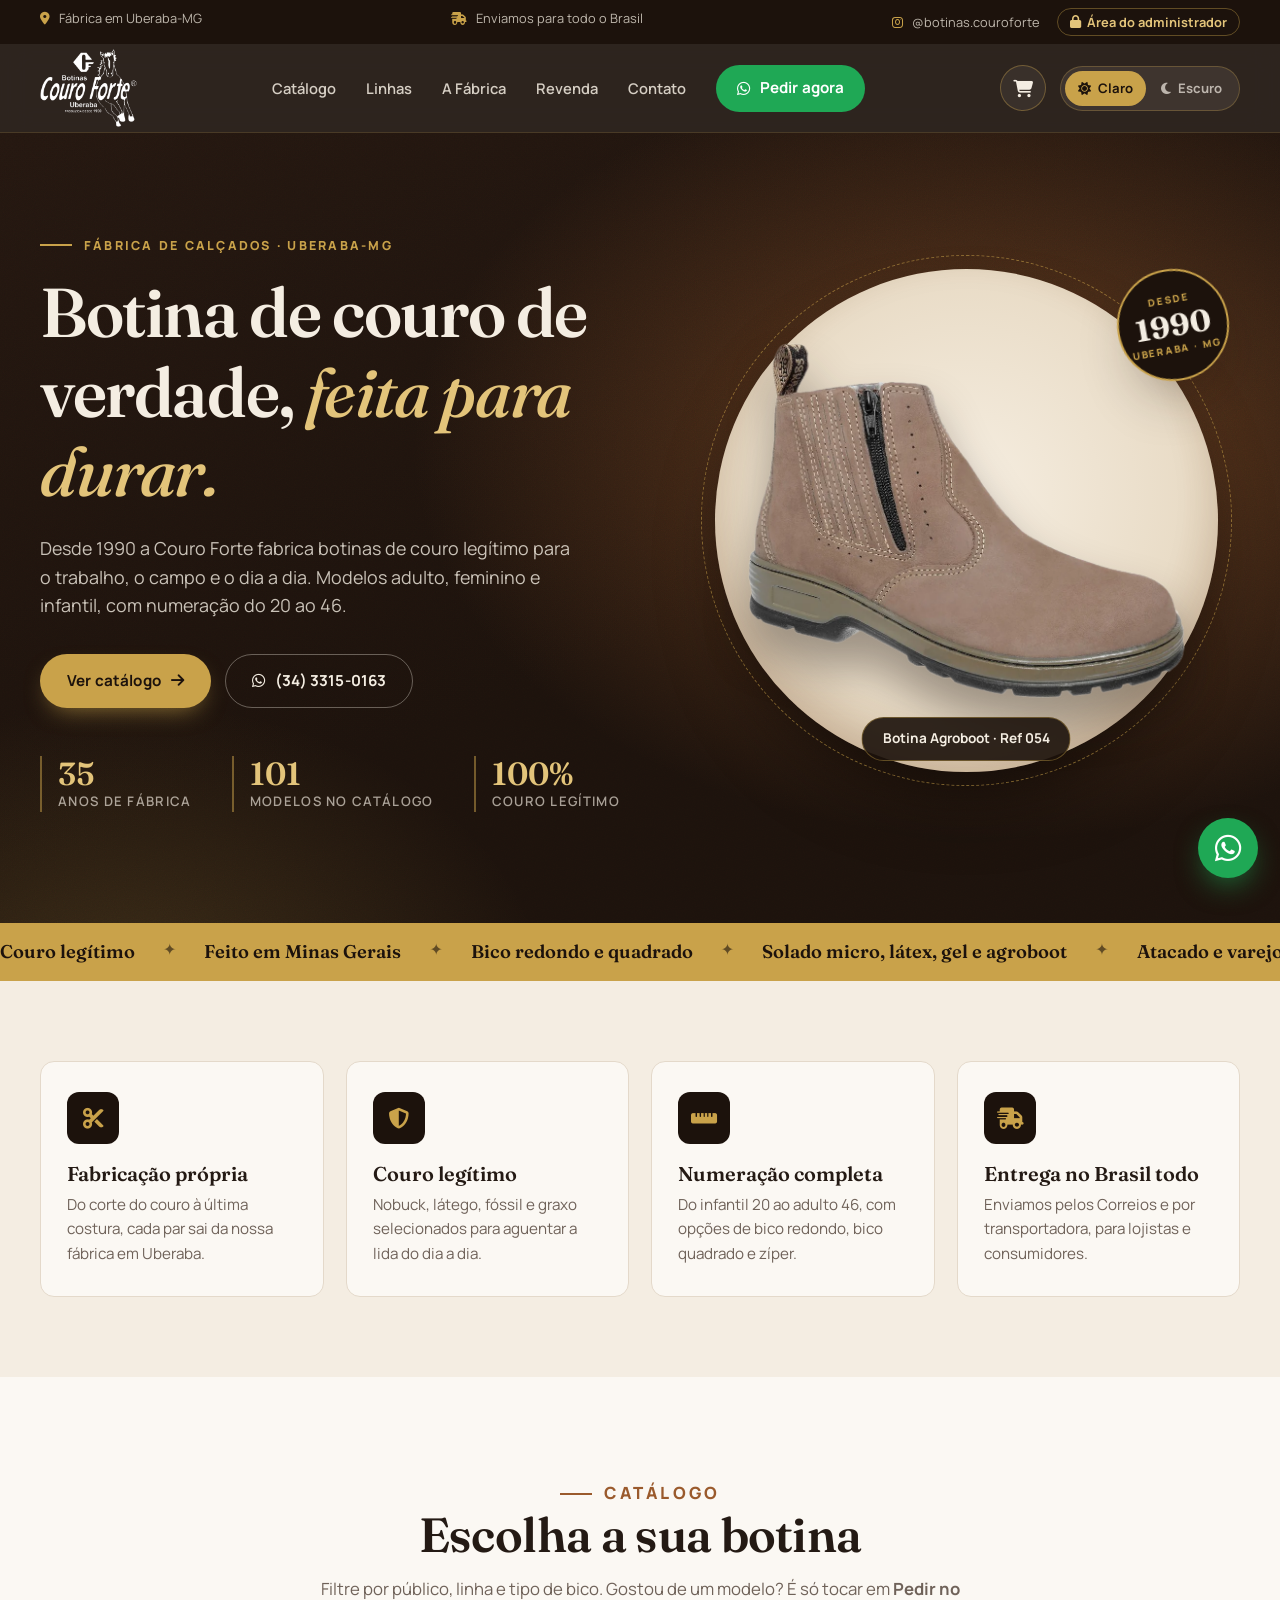
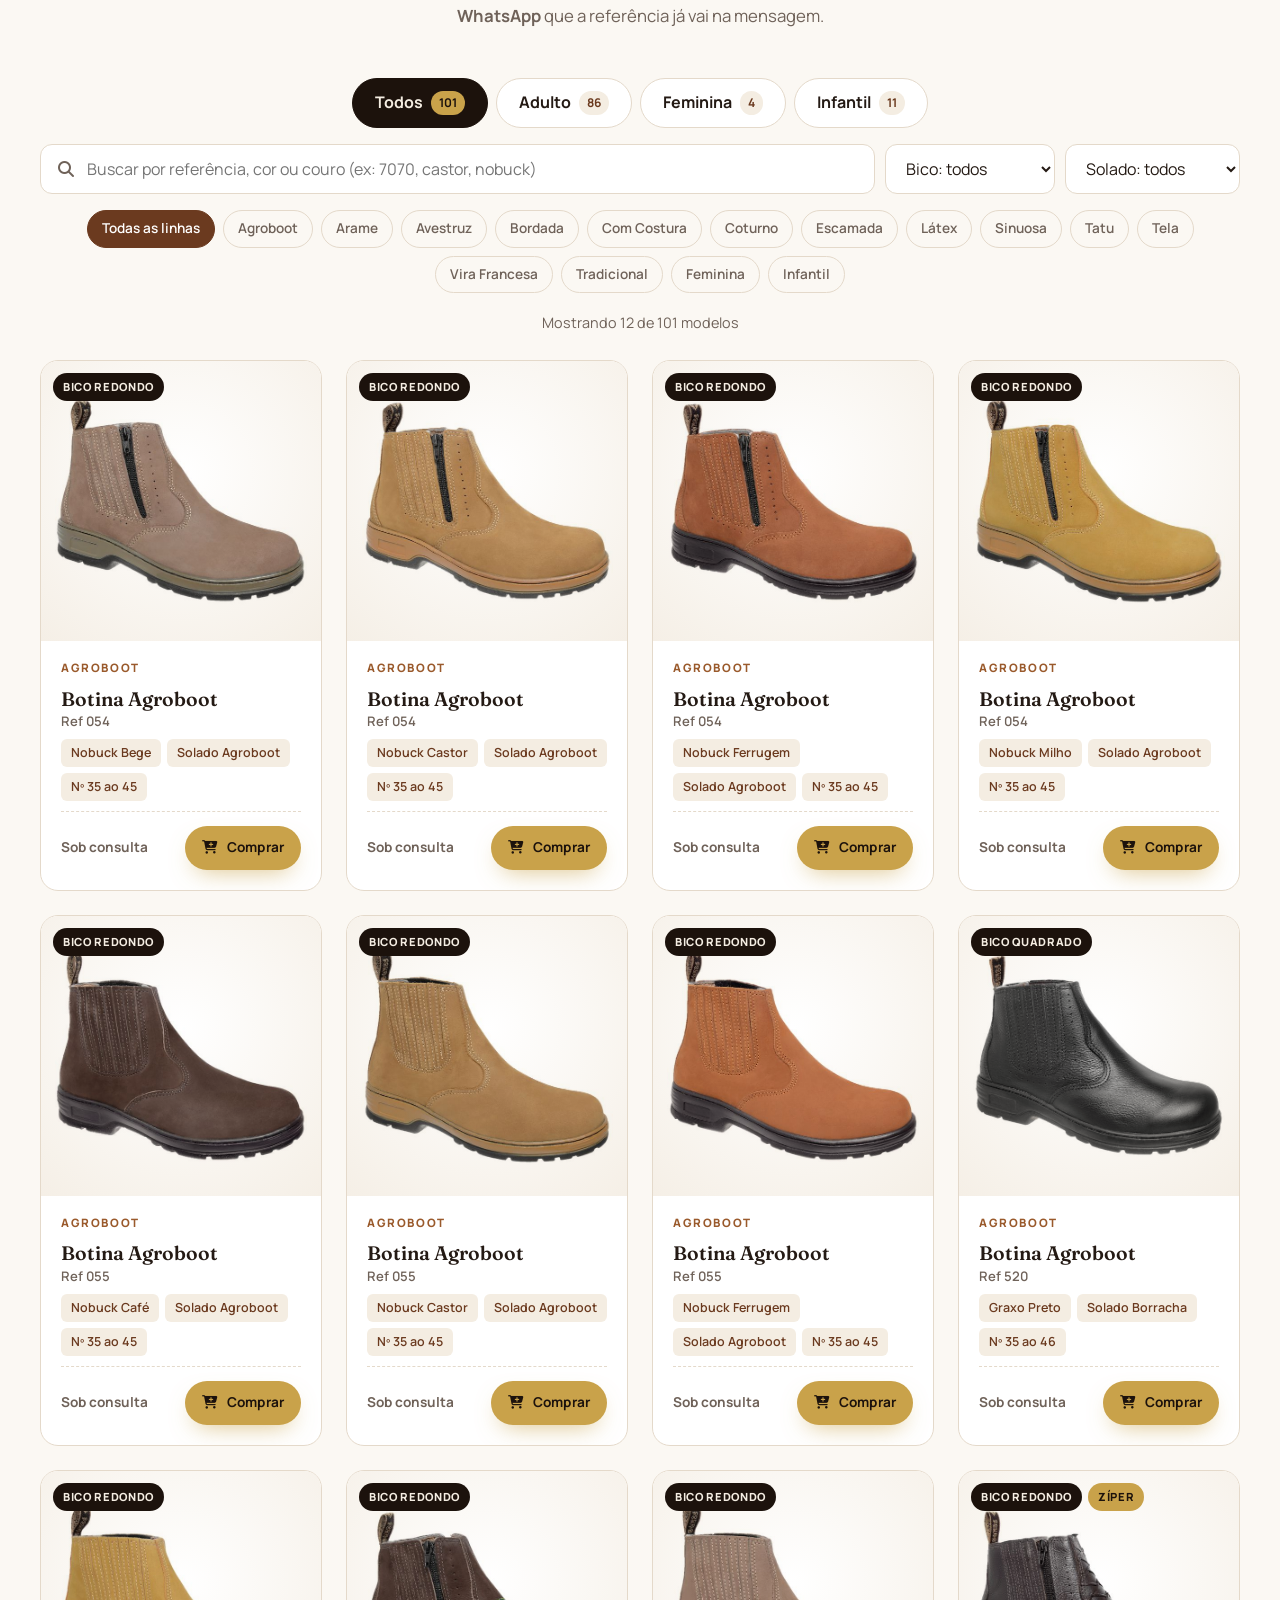
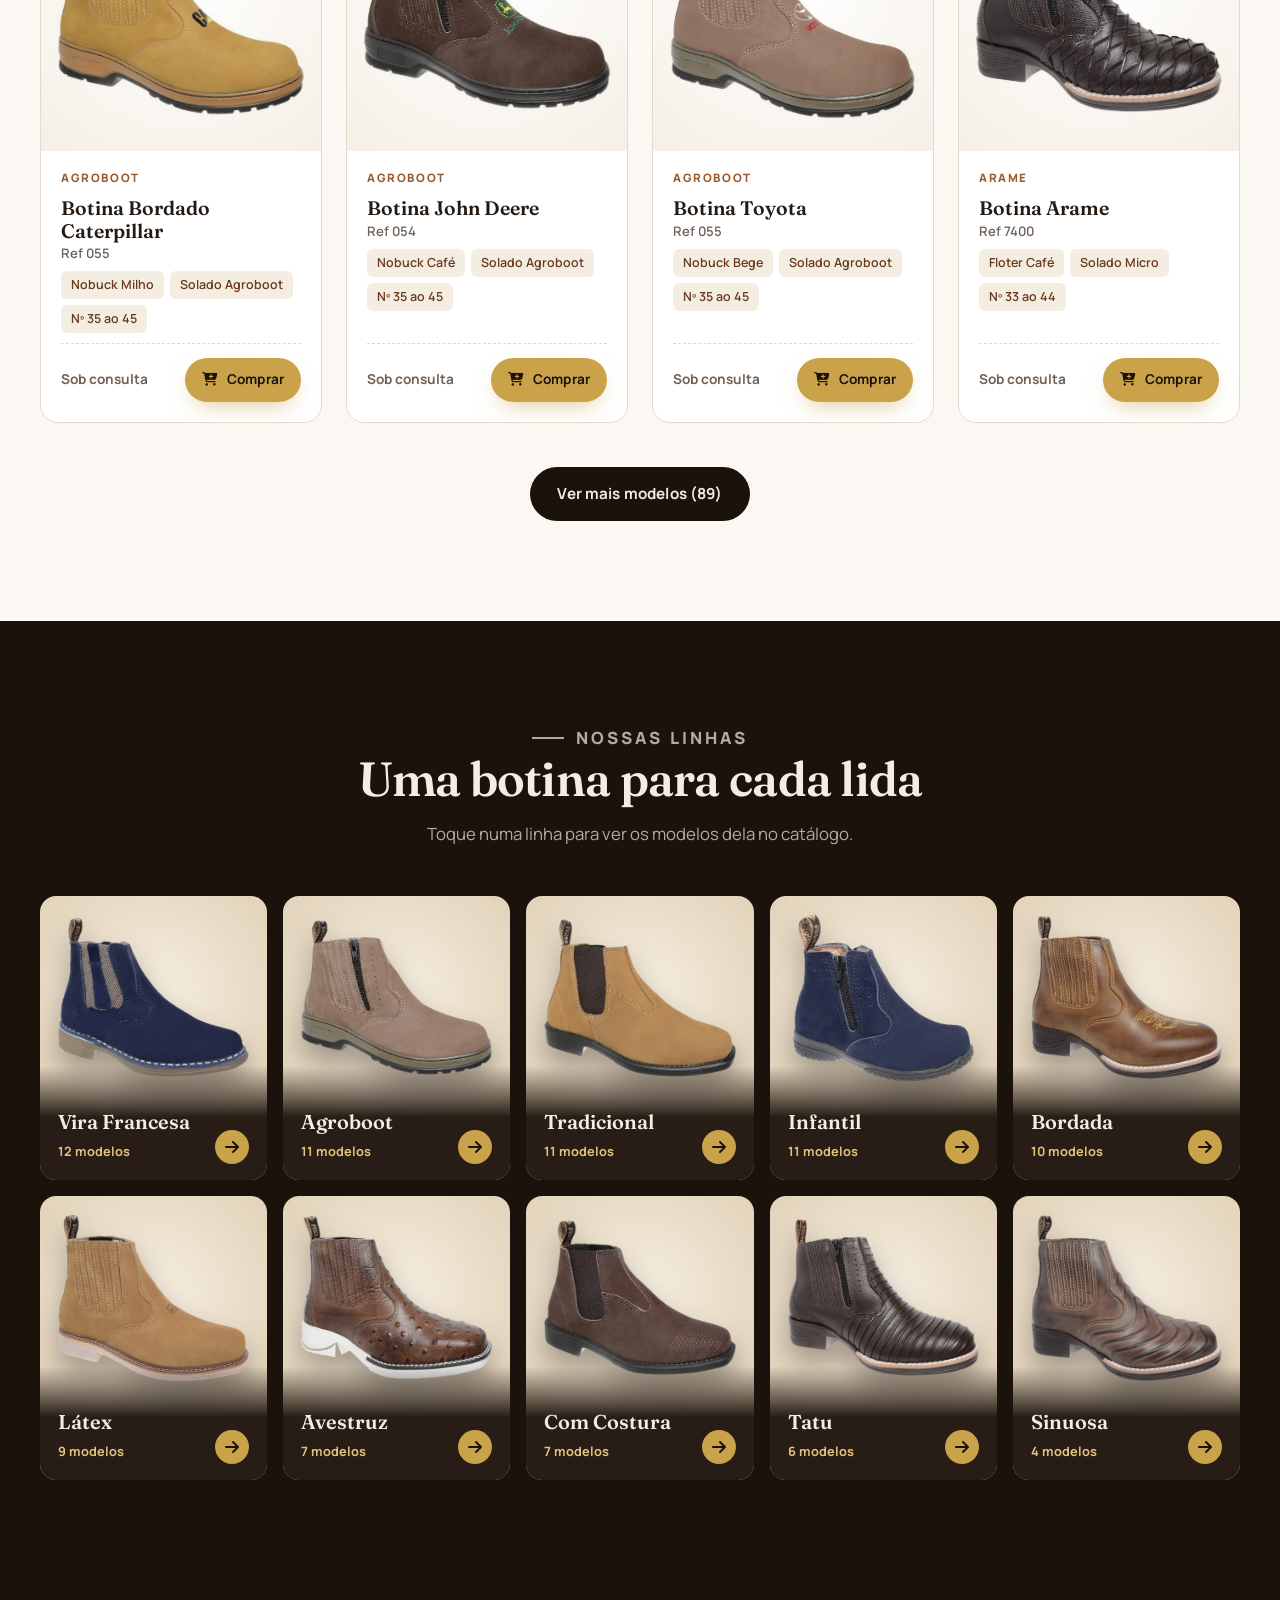
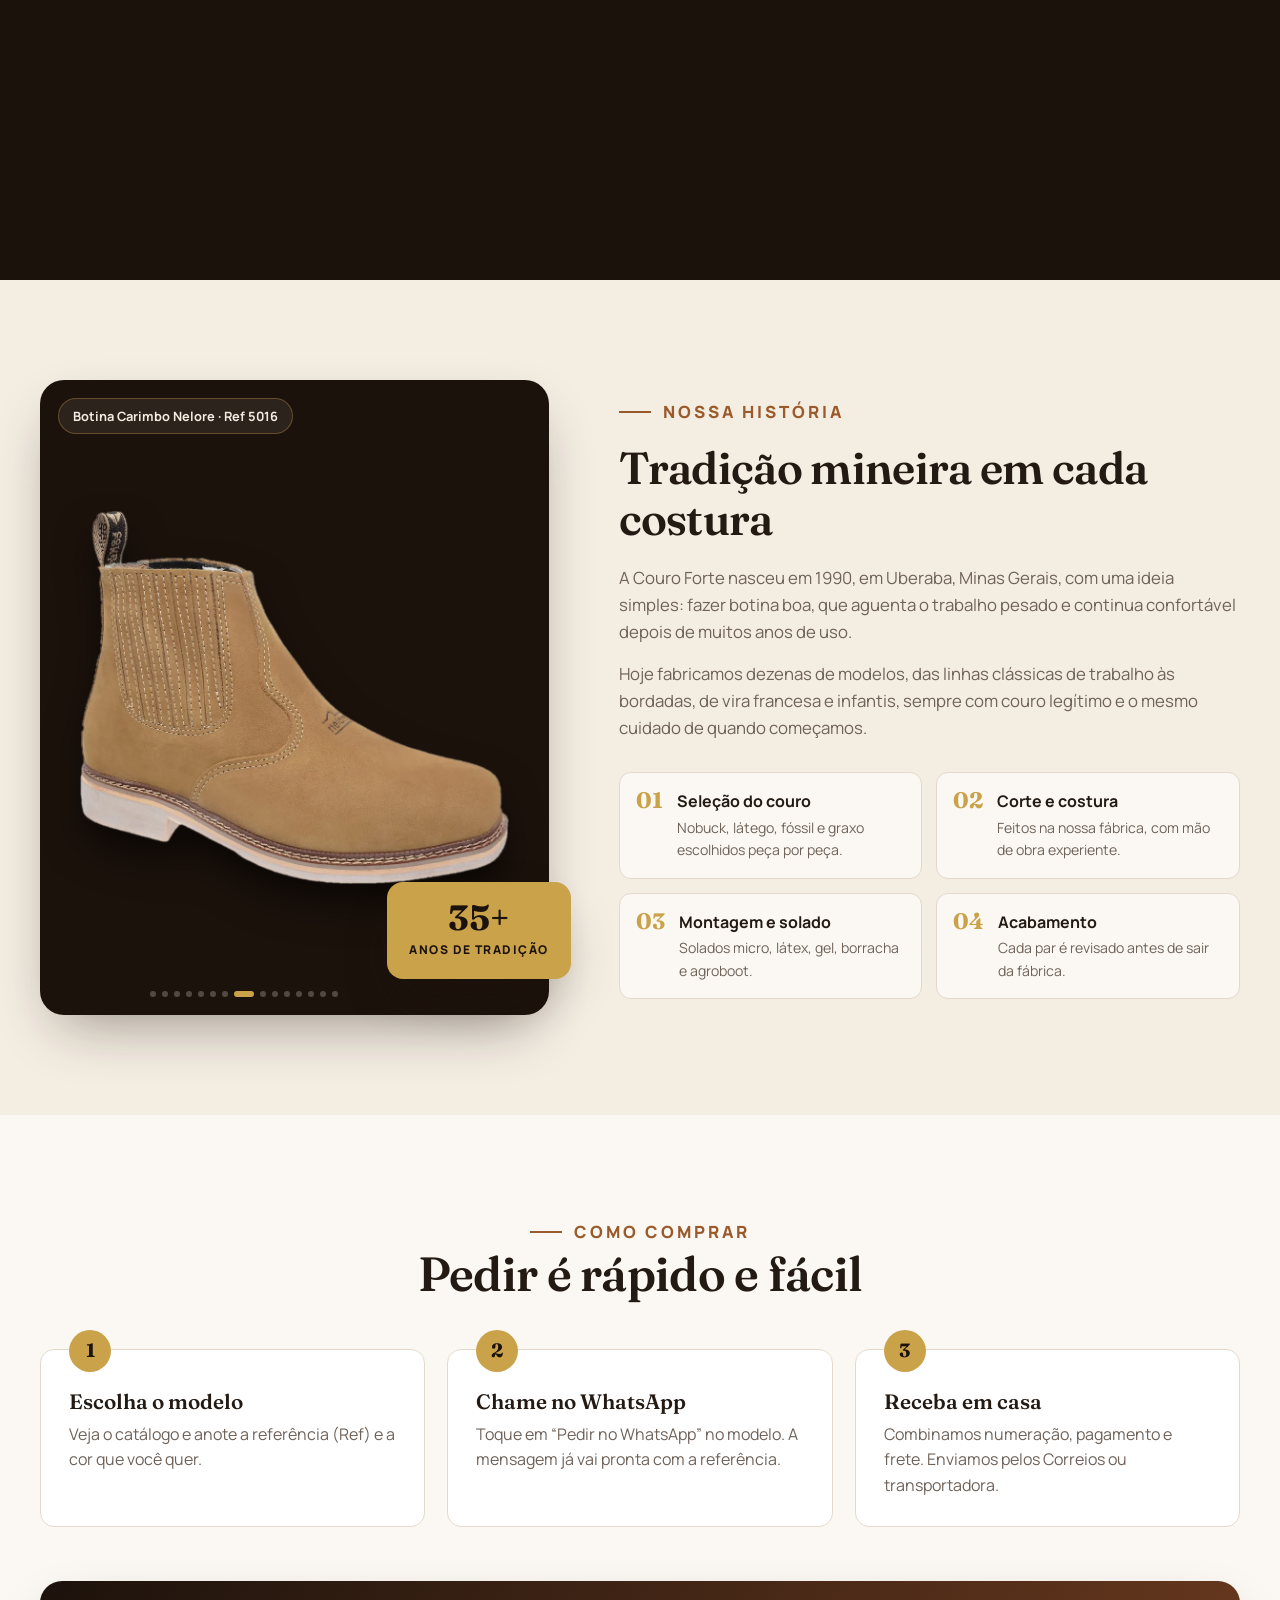
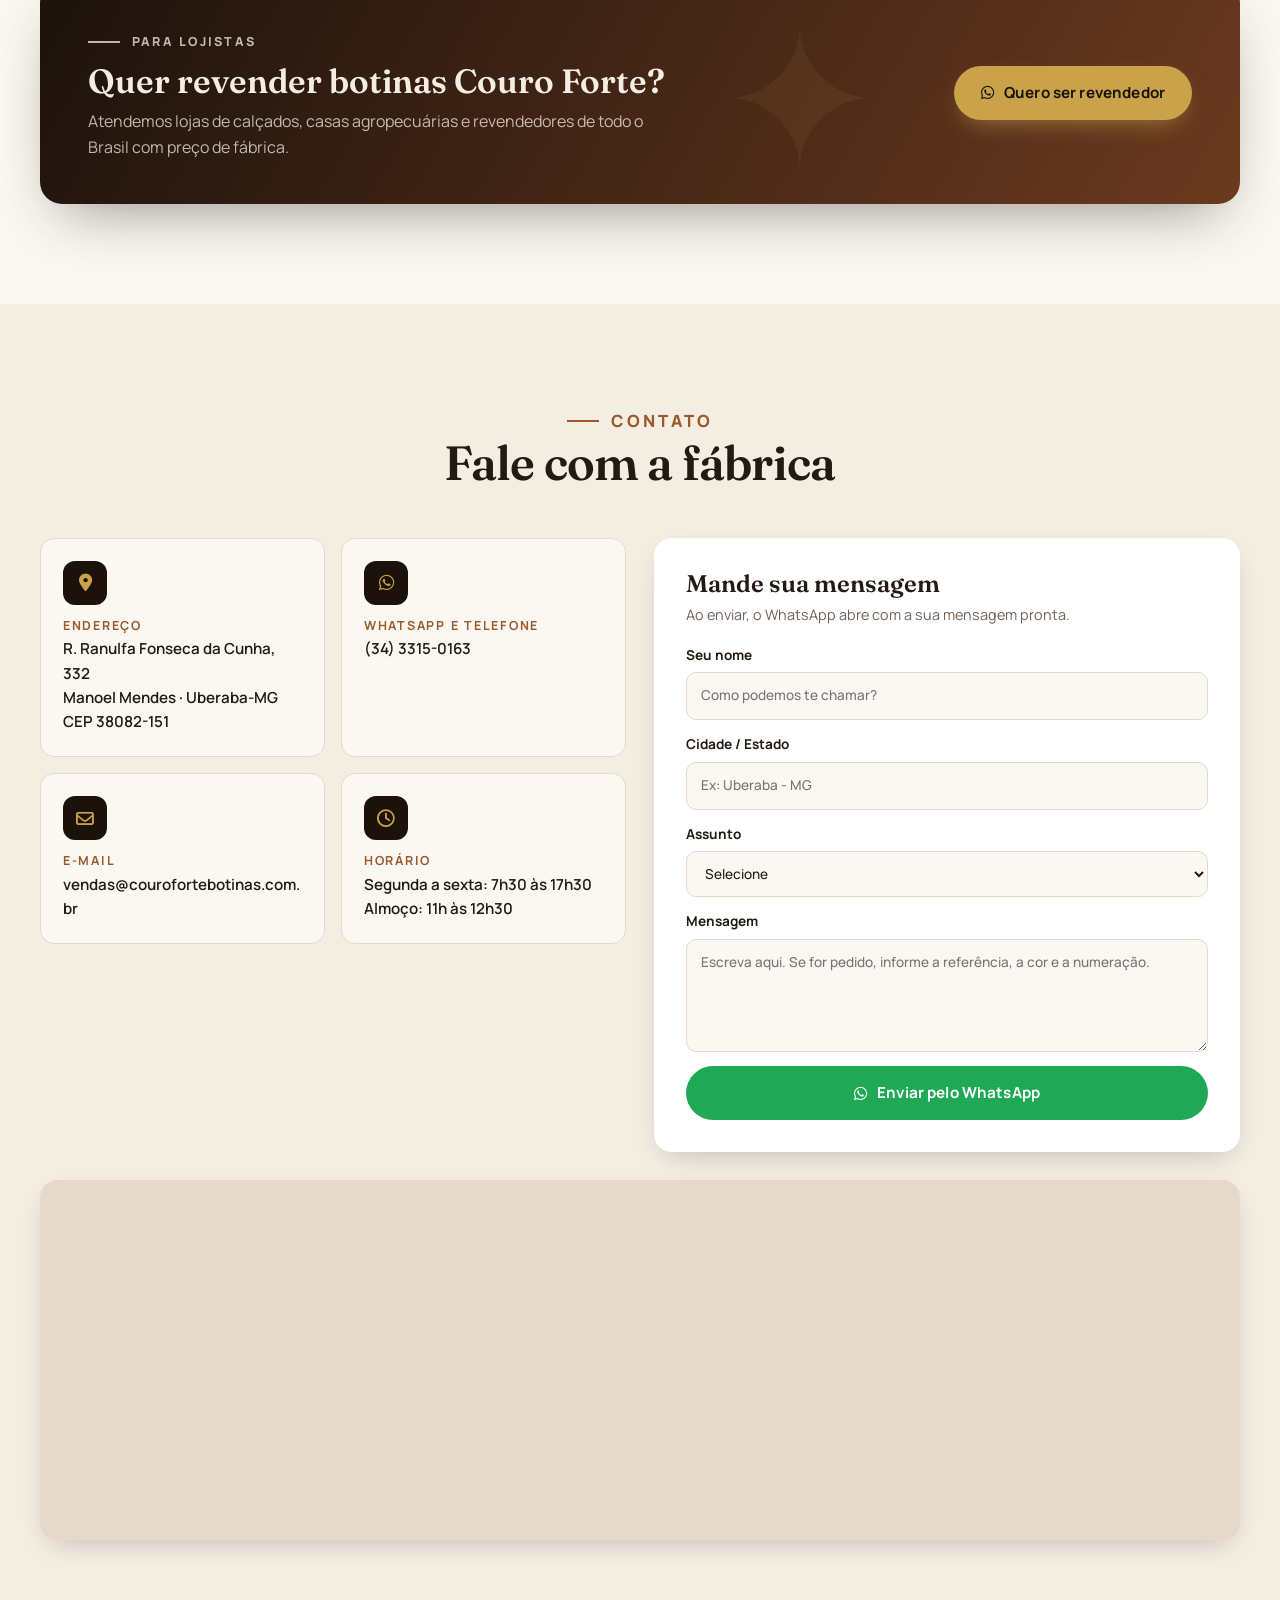
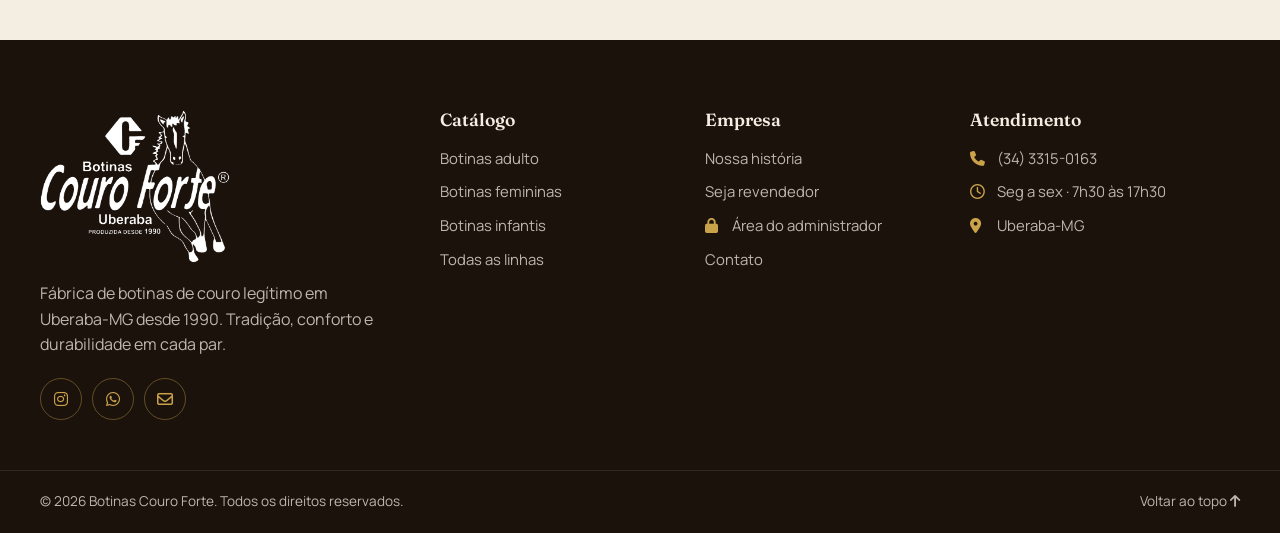
<file: index.html>
<!DOCTYPE html>
<html lang="pt-BR">
<head>
  <meta charset="utf-8">
  <meta name="viewport" content="width=device-width, initial-scale=1">
  <title>Botinas Couro Forte · Fábrica de botinas de couro em Uberaba-MG desde 1990</title>
  <meta name="description" content="Botinas de couro legítimo fabricadas em Uberaba-MG desde 1990. Modelos adulto, feminino e infantil. Peça pelo WhatsApp (34) 3315-0163 e receba em todo o Brasil.">
  <meta property="og:title" content="Botinas Couro Forte · Desde 1990">
  <meta property="og:description" content="Botinas de couro legítimo feitas em Uberaba-MG. Peça pelo WhatsApp.">
  <meta property="og:image" content="./image/compartilhar.jpg">
  <meta name="theme-color" content="#1c120c">
  <link rel="icon" type="image/png" href="./image/favicon.png">
  <link rel="apple-touch-icon" href="./image/apple-touch-icon.png">

  <link rel="preconnect" href="https://fonts.googleapis.com">
  <link rel="preconnect" href="https://fonts.gstatic.com" crossorigin>
  <link href="https://fonts.googleapis.com/css2?family=Fraunces:opsz,wght@9..144,500;9..144,600;9..144,700&family=Manrope:wght@400;500;600;700;800&display=swap" rel="stylesheet">
  <link href="./vendor/fontawesome/css/all.min.css" rel="stylesheet">
  <link href="./style.css" rel="stylesheet">
  <script>
    /* aplica o tema salvo antes de mostrar a página (evita "piscar") */
    try { if (localStorage.getItem("cf-tema") === "escuro") document.documentElement.setAttribute("data-tema", "escuro"); } catch (e) {}
  </script>
</head>
<body>

  <!-- ============ BARRA DO TOPO ============ -->
  <div class="topbar">
    <div class="wrap topbar-in">
      <span><i class="fa-solid fa-location-dot"></i> Fábrica em Uberaba-MG</span>
      <span class="hide-sm"><i class="fa-solid fa-truck-fast"></i> Enviamos para todo o Brasil</span>
      <span class="topbar-dir">
        <a href="https://www.instagram.com/botinas.couroforte/" target="_blank" rel="noopener"><i class="fa-brands fa-instagram"></i> <span class="hide-sm">@botinas.couroforte</span></a>
        <a href="./painel.html" class="topbar-admin"><i class="fa-solid fa-lock"></i> <span class="hide-sm">Área do administrador</span><span class="so-sm">Admin</span></a>
      </span>
    </div>
  </div>

  <!-- ============ CABEÇALHO ============ -->
  <header class="header" id="topo">
    <div class="wrap header-in">
      <a href="#inicio" class="brand" aria-label="Botinas Couro Forte - início">
        <img src="./image/logo-branca.png" alt="Botinas Couro Forte - Uberaba, desde 1990" class="brand-logo-full">
      </a>

      <nav class="nav" id="menu" aria-label="Menu principal">
        <a href="#catalogo">Catálogo</a>
        <a href="#linhas">Linhas</a>
        <a href="#fabrica">A Fábrica</a>
        <a href="#revenda">Revenda</a>
        <a href="#contato">Contato</a>
        <a href="#" class="btn btn-whats nav-cta js-whats"><i class="fa-brands fa-whatsapp"></i> Pedir agora</a>
      </nav>

      <div class="header-acoes">
        <button type="button" class="carrinho-btn" id="abrirCarrinho" aria-label="Abrir carrinho">
          <i class="fa-solid fa-cart-shopping"></i><span class="carrinho-qtd" id="carrinhoQtd" hidden>0</span>
        </button>
        <div class="tema" role="group" aria-label="Aparência do site">
          <button type="button" data-tema="claro" aria-pressed="true" title="Modo claro"><i class="fa-solid fa-sun"></i><span>Claro</span></button>
          <button type="button" data-tema="escuro" aria-pressed="false" title="Modo escuro"><i class="fa-solid fa-moon"></i><span>Escuro</span></button>
        </div>
        <button class="menu-btn" id="menuBtn" aria-label="Abrir menu" aria-expanded="false"><span></span><span></span><span></span></button>
      </div>
    </div>
  </header>

  <main>
    <!-- ============ HERO ============ -->
    <section class="hero" id="inicio">
      <div class="hero-grain"></div>
      <div class="wrap hero-in">
        <div class="hero-text">
          <p class="eyebrow"><span class="line"></span> Fábrica de calçados · Uberaba-MG</p>
          <h1>Botina de couro de verdade, <em>feita para durar.</em></h1>
          <p class="lead">Desde 1990 a Couro Forte fabrica botinas de couro legítimo para o trabalho, o campo e o dia a dia. Modelos adulto, feminino e infantil, com numeração do 20 ao 46.</p>
          <div class="hero-ctas">
            <a href="#catalogo" class="btn btn-gold">Ver catálogo <i class="fa-solid fa-arrow-right"></i></a>
            <a href="#" class="btn btn-ghost js-whats"><i class="fa-brands fa-whatsapp"></i> (34) 3315-0163</a>
          </div>
          <ul class="hero-facts">
            <li><strong data-count="35">35</strong><span>anos de fábrica</span></li>
            <li><strong id="totalModelos">100+</strong><span>modelos no catálogo</span></li>
            <li><strong>100%</strong><span>couro legítimo</span></li>
          </ul>
        </div>

        <div class="hero-visual">
          <div class="hero-ring"></div>
          <div class="hero-stamp"><span>Desde</span><strong>1990</strong><span>Uberaba · MG</span></div>
          <img id="heroImg" class="hero-boot" alt="" src="./fotos/recorte/botina-ref-054-solado-agroboot-couro-nobuck-bege-bico-redondo-num-35-ao-45.webp">
          <div class="hero-tag" id="heroTag">Botina Bordada · Ref 7070</div>
        </div>
      </div>
    </section>

    <!-- ============ FAIXA ============ -->
    <div class="ribbon" aria-hidden="true">
      <div class="ribbon-track">
        <span>Couro legítimo</span><i>✦</i><span>Feito em Minas Gerais</span><i>✦</i><span>Bico redondo e quadrado</span><i>✦</i><span>Solado micro, látex, gel e agroboot</span><i>✦</i><span>Atacado e varejo</span><i>✦</i>
        <span>Couro legítimo</span><i>✦</i><span>Feito em Minas Gerais</span><i>✦</i><span>Bico redondo e quadrado</span><i>✦</i><span>Solado micro, látex, gel e agroboot</span><i>✦</i><span>Atacado e varejo</span><i>✦</i>
      </div>
    </div>

    <!-- ============ DIFERENCIAIS ============ -->
    <section class="section perks">
      <div class="wrap perks-grid">
        <article class="perk reveal">
          <i class="fa-solid fa-scissors"></i>
          <h3>Fabricação própria</h3>
          <p>Do corte do couro à última costura, cada par sai da nossa fábrica em Uberaba.</p>
        </article>
        <article class="perk reveal">
          <i class="fa-solid fa-shield-halved"></i>
          <h3>Couro legítimo</h3>
          <p>Nobuck, látego, fóssil e graxo selecionados para aguentar a lida do dia a dia.</p>
        </article>
        <article class="perk reveal">
          <i class="fa-solid fa-ruler-horizontal"></i>
          <h3>Numeração completa</h3>
          <p>Do infantil 20 ao adulto 46, com opções de bico redondo, bico quadrado e zíper.</p>
        </article>
        <article class="perk reveal">
          <i class="fa-solid fa-truck-fast"></i>
          <h3>Entrega no Brasil todo</h3>
          <p>Enviamos pelos Correios e por transportadora, para lojistas e consumidores.</p>
        </article>
      </div>
    </section>

    <!-- ============ CATÁLOGO ============ -->
    <section class="section catalog" id="catalogo">
      <div class="wrap">
        <header class="sec-head">
          <p class="eyebrow dark"><span class="line"></span> Catálogo</p>
          <h2>Escolha a sua botina</h2>
          <p>Filtre por público, linha e tipo de bico. Gostou de um modelo? É só tocar em <strong>Pedir no WhatsApp</strong> que a referência já vai na mensagem.</p>
        </header>

        <div class="filters">
          <div class="tabs" role="tablist" id="tabs">
            <button class="tab active" data-cat="todos">Todos <b></b></button>
            <button class="tab" data-cat="adulto">Adulto <b></b></button>
            <button class="tab" data-cat="feminina">Feminina <b></b></button>
            <button class="tab" data-cat="infantil">Infantil <b></b></button>
          </div>

          <div class="filter-row">
            <label class="search">
              <i class="fa-solid fa-magnifying-glass"></i>
              <input type="search" id="busca" placeholder="Buscar por referência, cor ou couro (ex: 7070, castor, nobuck)">
            </label>
            <select id="filtroBico" aria-label="Tipo de bico">
              <option value="">Bico: todos</option>
              <option value="Redondo">Bico redondo</option>
              <option value="Quadrado">Bico quadrado</option>
            </select>
            <select id="filtroSolado" aria-label="Tipo de solado">
              <option value="">Solado: todos</option>
            </select>
          </div>

          <div class="chips" id="chips"></div>
        </div>

        <p class="result-info" id="resultInfo"></p>
        <div class="grid" id="grid"></div>
        <div class="more-wrap"><button class="btn btn-dark" id="btnMais">Ver mais modelos</button></div>
        <div class="empty" id="empty" hidden>
          <i class="fa-regular fa-face-frown"></i>
          <p>Nenhum modelo encontrado com esses filtros.</p>
          <button class="btn btn-dark" id="limpar">Limpar filtros</button>
        </div>
      </div>
    </section>

    <!-- ============ LINHAS ============ -->
    <section class="section lines" id="linhas">
      <div class="wrap">
        <header class="sec-head light">
          <p class="eyebrow"><span class="line"></span> Nossas linhas</p>
          <h2>Uma botina para cada lida</h2>
          <p>Toque numa linha para ver os modelos dela no catálogo.</p>
        </header>
        <div class="lines-grid" id="linesGrid"></div>
      </div>
    </section>

    <!-- ============ A FÁBRICA ============ -->
    <section class="section factory" id="fabrica">
      <div class="wrap factory-in">
        <div class="factory-media reveal">
          <div class="factory-card">
            <img id="fabricaImg" src="./fotos/recorte/botina-bordada-ref-7070-solado-micro-couro-nobuck-castor-escovado-bico-redondo-num-33-ao-44.webp" alt="Botina Couro Forte">
            <span class="factory-tag" id="fabricaTag">Botina Bordada · Ref 7070</span>
            <div class="factory-dots" id="fabricaDots" aria-hidden="true"></div>
          </div>
          <div class="factory-badge"><strong>35+</strong><span>anos de tradição</span></div>
        </div>
        <div class="factory-text reveal">
          <p class="eyebrow dark"><span class="line"></span> Nossa história</p>
          <h2>Tradição mineira em cada costura</h2>
          <p>A Couro Forte nasceu em 1990, em Uberaba, Minas Gerais, com uma ideia simples: fazer botina boa, que aguenta o trabalho pesado e continua confortável depois de muitos anos de uso.</p>
          <p>Hoje fabricamos dezenas de modelos, das linhas clássicas de trabalho às bordadas, de vira francesa e infantis, sempre com couro legítimo e o mesmo cuidado de quando começamos.</p>

          <ol class="steps">
            <li><span>01</span><div><strong>Seleção do couro</strong><p>Nobuck, látego, fóssil e graxo escolhidos peça por peça.</p></div></li>
            <li><span>02</span><div><strong>Corte e costura</strong><p>Feitos na nossa fábrica, com mão de obra experiente.</p></div></li>
            <li><span>03</span><div><strong>Montagem e solado</strong><p>Solados micro, látex, gel, borracha e agroboot.</p></div></li>
            <li><span>04</span><div><strong>Acabamento</strong><p>Cada par é revisado antes de sair da fábrica.</p></div></li>
          </ol>
        </div>
      </div>
    </section>

    <!-- ============ COMO COMPRAR / REVENDA ============ -->
    <section class="section buy" id="revenda">
      <div class="wrap">
        <header class="sec-head">
          <p class="eyebrow dark"><span class="line"></span> Como comprar</p>
          <h2>Pedir é rápido e fácil</h2>
        </header>
        <div class="buy-grid">
          <div class="buy-step reveal"><b>1</b><h3>Escolha o modelo</h3><p>Veja o catálogo e anote a referência (Ref) e a cor que você quer.</p></div>
          <div class="buy-step reveal"><b>2</b><h3>Chame no WhatsApp</h3><p>Toque em “Pedir no WhatsApp” no modelo. A mensagem já vai pronta com a referência.</p></div>
          <div class="buy-step reveal"><b>3</b><h3>Receba em casa</h3><p>Combinamos numeração, pagamento e frete. Enviamos pelos Correios ou transportadora.</p></div>
        </div>

        <div class="reseller reveal">
          <div>
            <p class="eyebrow"><span class="line"></span> Para lojistas</p>
            <h3>Quer revender botinas Couro Forte?</h3>
            <p>Atendemos lojas de calçados, casas agropecuárias e revendedores de todo o Brasil com preço de fábrica.</p>
          </div>
          <a href="#" class="btn btn-gold js-whats" data-msg="Olá! Tenho interesse em REVENDER as botinas Couro Forte. Pode me passar a tabela de atacado?"><i class="fa-brands fa-whatsapp"></i> Quero ser revendedor</a>
        </div>
      </div>
    </section>

    <!-- ============ CONTATO ============ -->
    <section class="section contact" id="contato">
      <div class="wrap">
        <header class="sec-head">
          <p class="eyebrow dark"><span class="line"></span> Contato</p>
          <h2>Fale com a fábrica</h2>
        </header>

        <div class="contact-grid">
          <div class="contact-cards">
            <a class="c-card" href="#" data-maps>
              <i class="fa-solid fa-location-dot"></i>
              <div><h3>Endereço</h3><p>R. Ranulfa Fonseca da Cunha, 332<br>Manoel Mendes · Uberaba-MG<br>CEP 38082-151</p></div>
            </a>
            <a class="c-card js-whats" href="#">
              <i class="fa-brands fa-whatsapp"></i>
              <div><h3>WhatsApp e telefone</h3><p>(34) 3315-0163</p></div>
            </a>
            <a class="c-card" href="mailto:vendas@courofortebotinas.com.br">
              <i class="fa-regular fa-envelope"></i>
              <div><h3>E-mail</h3><p>vendas@courofortebotinas.com.br</p></div>
            </a>
            <div class="c-card">
              <i class="fa-regular fa-clock"></i>
              <div><h3>Horário</h3><p>Segunda a sexta: 7h30 às 17h30<br>Almoço: 11h às 12h30</p></div>
            </div>
          </div>

          <form class="form" id="form">
            <h3>Mande sua mensagem</h3>
            <p class="form-note">Ao enviar, o WhatsApp abre com a sua mensagem pronta.</p>
            <label>Seu nome<input type="text" id="fNome" required minlength="2" placeholder="Como podemos te chamar?"></label>
            <label>Cidade / Estado<input type="text" id="fCidade" placeholder="Ex: Uberaba - MG"></label>
            <label>Assunto
              <select id="fAssunto" required>
                <option value="">Selecione</option>
                <option>Quero comprar uma botina</option>
                <option>Orçamento para revenda (atacado)</option>
                <option>Dúvida sobre produtos</option>
                <option>Encomenda especial</option>
                <option>Outro assunto</option>
              </select>
            </label>
            <label>Mensagem<textarea id="fMsg" rows="4" required minlength="5" placeholder="Escreva aqui. Se for pedido, informe a referência, a cor e a numeração."></textarea></label>
            <button class="btn btn-whats full" type="submit"><i class="fa-brands fa-whatsapp"></i> Enviar pelo WhatsApp</button>
          </form>
        </div>

        <div class="map">
          <iframe title="Mapa da fábrica Couro Forte" loading="lazy" referrerpolicy="no-referrer-when-downgrade" id="mapa"></iframe>
        </div>
      </div>
    </section>
  </main>

  <!-- ============ RODAPÉ ============ -->
  <footer class="footer">
    <div class="wrap footer-in">
      <div class="f-brand">
        <img src="./image/logo-branca.png" alt="Botinas Couro Forte">
        <p>Fábrica de botinas de couro legítimo em Uberaba-MG desde 1990. Tradição, conforto e durabilidade em cada par.</p>
        <div class="f-social">
          <a href="https://www.instagram.com/botinas.couroforte/" target="_blank" rel="noopener" aria-label="Instagram"><i class="fa-brands fa-instagram"></i></a>
          <a href="#" class="js-whats" aria-label="WhatsApp"><i class="fa-brands fa-whatsapp"></i></a>
          <a href="mailto:vendas@courofortebotinas.com.br" aria-label="E-mail"><i class="fa-regular fa-envelope"></i></a>
        </div>
      </div>
      <div class="f-col">
        <h4>Catálogo</h4>
        <a href="#catalogo" data-go="adulto">Botinas adulto</a>
        <a href="#catalogo" data-go="feminina">Botinas femininas</a>
        <a href="#catalogo" data-go="infantil">Botinas infantis</a>
        <a href="#linhas">Todas as linhas</a>
      </div>
      <div class="f-col">
        <h4>Empresa</h4>
        <a href="#fabrica">Nossa história</a>
        <a href="#revenda">Seja revendedor</a>
        <a href="./painel.html"><i class="fa-solid fa-lock"></i> Área do administrador</a>
        <a href="#contato">Contato</a>
      </div>
      <div class="f-col">
        <h4>Atendimento</h4>
        <p><i class="fa-solid fa-phone"></i> (34) 3315-0163</p>
        <p><i class="fa-regular fa-clock"></i> Seg a sex · 7h30 às 17h30</p>
        <p><i class="fa-solid fa-location-dot"></i> Uberaba-MG</p>
      </div>
    </div>
    <div class="f-bottom">
      <div class="wrap f-bottom-in">
        <span>© <span id="ano"></span> Botinas Couro Forte. Todos os direitos reservados.</span>
        <a href="#topo">Voltar ao topo <i class="fa-solid fa-arrow-up"></i></a>
      </div>
    </div>
  </footer>

  <!-- ============ JANELA DO PRODUTO ============ -->
  <div class="modal" id="modal" hidden>
    <div class="modal-bg" data-close></div>
    <div class="modal-box" role="dialog" aria-modal="true" aria-labelledby="mTitulo">
      <button class="modal-x" data-close aria-label="Fechar"><i class="fa-solid fa-xmark"></i></button>
      <div class="modal-img"><img id="mImg" alt=""><div class="m-thumbs" id="mThumbs"></div></div>
      <div class="modal-info">
        <p class="m-linha" id="mLinha"></p>
        <h3 id="mTitulo"></h3>
        <p class="m-ref" id="mRef"></p>
        <dl id="mDados"></dl>
        <p class="m-preco" id="mPreco"></p>
        <div class="grade" id="mGrade">
          <p class="grade-tit">Escolha a numeração <small>Toque no número. Toque de novo para mais pares.</small></p>
          <div class="grade-nums" id="mNums"></div>
          <p class="grade-total" id="mGradeTotal"></p>
        </div>
        <button type="button" class="btn btn-gold full" id="mAddCarrinho"><i class="fa-solid fa-cart-plus"></i> Adicionar ao carrinho</button>
        <a href="#" class="btn btn-ghost-dark full" id="mWhats" target="_blank" rel="noopener"><i class="fa-brands fa-whatsapp"></i> Tirar dúvida no WhatsApp</a>
      </div>
    </div>
  </div>

  <!-- ============ CARRINHO ============ -->
  <div class="gaveta" id="gaveta" hidden>
    <div class="gaveta-bg" data-fechar-carrinho></div>
    <aside class="gaveta-box" role="dialog" aria-modal="true" aria-labelledby="gavetaTitulo">
      <header class="gaveta-topo">
        <h2 id="gavetaTitulo"><i class="fa-solid fa-cart-shopping"></i> <span id="gavetaTituloTxt">Seu carrinho</span></h2>
        <button class="modal-x" data-fechar-carrinho aria-label="Fechar carrinho"><i class="fa-solid fa-xmark"></i></button>
      </header>

      <!-- passo 1: itens -->
      <section class="gaveta-passo" id="passoItens">
        <div class="gaveta-itens" id="carrinhoItens"></div>
        <div class="gaveta-vazio" id="carrinhoVazio" hidden>
          <i class="fa-solid fa-cart-shopping"></i>
          <p>Seu carrinho está vazio.</p>
          <a href="#catalogo" class="btn btn-gold" data-fechar-carrinho>Ver catálogo</a>
        </div>
        <footer class="gaveta-rodape" id="carrinhoRodape">
          <div class="gaveta-resumo"><span>Total de pares</span><strong id="carrinhoPares">0</strong></div>
          <div class="gaveta-resumo"><span>Valor</span><strong id="carrinhoValor">A combinar</strong></div>
          <button class="btn btn-gold full" id="irDados">Finalizar pedido <i class="fa-solid fa-arrow-right"></i></button>
          <button class="btn-link" id="limparCarrinho"><i class="fa-regular fa-trash-can"></i> Esvaziar carrinho</button>
        </footer>
      </section>

      <!-- passo 2: dados do cliente -->
      <section class="gaveta-passo" id="passoDados" hidden>
        <form id="formPedido" class="form-pedido" novalidate>
          <button type="button" class="btn-link voltar-itens" id="voltarItens"><i class="fa-solid fa-arrow-left"></i> Voltar aos itens</button>
          <label>Seu nome *<input name="cliente" required placeholder="Nome completo"></label>
          <label>WhatsApp *<input name="telefone" required inputmode="tel" placeholder="(34) 99999-9999"></label>
          <div class="duas">
            <label>Cidade *<input name="cidade" required placeholder="Sua cidade"></label>
            <label>Estado *<select name="uf" required id="pedUF"><option value="">UF</option></select></label>
          </div>
          <div class="rep-escolha" id="repEscolha">
            <label>Quem te atendeu?
              <select name="representanteId" id="pedRep">
                <option value="">Comprei direto com a fábrica</option>
              </select>
            </label>
            <label id="repOutroBox" hidden>Nome do representante<input name="representanteOutro" placeholder="Digite o nome"></label>
          </div>
          <div class="rep-fixo" id="repFixo" hidden>
            <i class="fa-solid fa-user-tie"></i>
            <div><small>Representante</small><strong id="repFixoNome"></strong></div>
            <button type="button" class="btn-link" id="repTrocar">trocar</button>
          </div>
          <label>Como prefere pagar?
            <select name="pagamento">
              <option>A combinar</option>
              <option>Pix</option>
              <option>Cartão de débito</option>
              <option>Cartão de crédito à vista</option>
              <option>Cartão de crédito parcelado</option>
              <option>Boleto</option>
              <option>Dinheiro</option>
            </select>
          </label>
          <label>Observações<textarea name="obs" rows="2" placeholder="Entrega, prazo, etc."></textarea></label>
          <p class="rep-erro" id="pedErro" hidden></p>
          <div class="gaveta-resumo forte"><span><b id="dadosPares">0 pares</b></span><strong id="dadosValor">A combinar</strong></div>
          <button type="submit" class="btn btn-gold full" id="enviarPedido"><i class="fa-solid fa-check"></i> Confirmar pedido</button>
        </form>
      </section>

      <!-- passo 3: pedido feito -->
      <section class="gaveta-passo pedido-ok" id="passoOk" hidden>
        <i class="fa-solid fa-circle-check"></i>
        <h3>Pedido <span id="okNumero"></span> registrado!</h3>
        <p id="okTexto">Agora envie o pedido pelo WhatsApp para a fábrica confirmar a numeração, o pagamento e o frete.</p>
        <a href="#" class="btn btn-whats full" id="okWhats" target="_blank" rel="noopener"><i class="fa-brands fa-whatsapp"></i> Enviar pedido pelo WhatsApp</a>
        <button class="btn btn-ghost-dark full" data-fechar-carrinho>Continuar vendo o catálogo</button>
      </section>
    </aside>
  </div>

  <!-- Botões flutuantes -->
  <a href="#" class="float-whats js-whats" aria-label="Falar no WhatsApp"><i class="fa-brands fa-whatsapp"></i></a>
  <button class="to-top" id="toTop" aria-label="Voltar ao topo"><i class="fa-solid fa-arrow-up"></i></button>

  <script src="./config.js"></script>
  <script src="./dados.js"></script>
  <script src="./produtos.js"></script>
  <script src="./script.js"></script>
  <script src="./carrinho.js"></script>
</body>
</html>
</file>
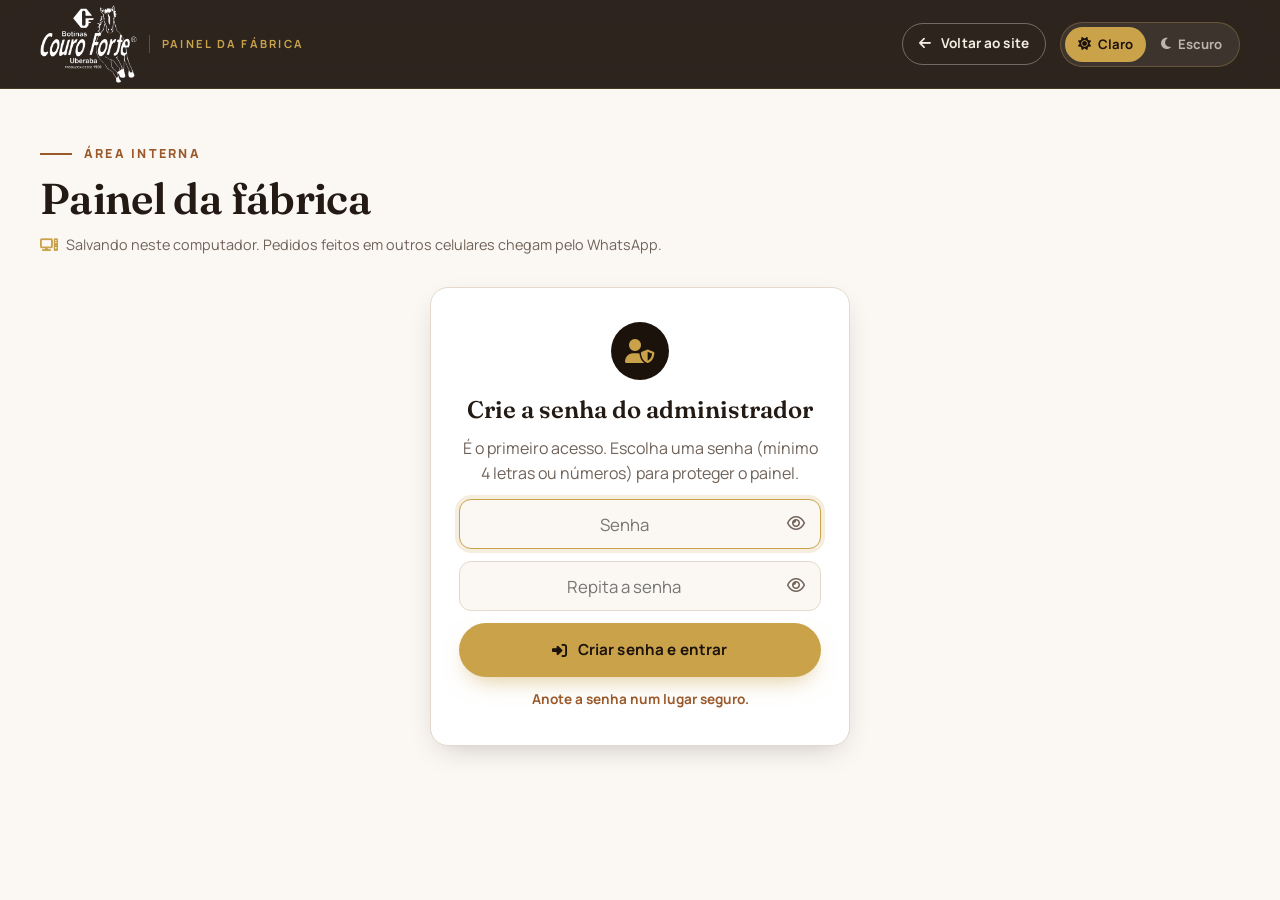
<file: painel.html>
<!DOCTYPE html>
<html lang="pt-BR">
<head>
  <meta charset="utf-8">
  <meta name="viewport" content="width=device-width, initial-scale=1">
  <title>Painel da Fábrica · Botinas Couro Forte</title>
  <meta name="robots" content="noindex, nofollow">
  <meta name="theme-color" content="#1c120c">
  <link rel="icon" type="image/png" href="./image/favicon.png">
  <link rel="apple-touch-icon" href="./image/apple-touch-icon.png">
  <link rel="preconnect" href="https://fonts.googleapis.com">
  <link rel="preconnect" href="https://fonts.gstatic.com" crossorigin>
  <link href="https://fonts.googleapis.com/css2?family=Fraunces:opsz,wght@9..144,500;9..144,600;9..144,700&family=Manrope:wght@400;500;600;700;800&display=swap" rel="stylesheet">
  <link href="./vendor/fontawesome/css/all.min.css" rel="stylesheet">
  <link href="./style.css" rel="stylesheet">
  <script>
    try { if (localStorage.getItem("cf-tema") === "escuro") document.documentElement.setAttribute("data-tema", "escuro"); } catch (e) {}
  </script>
</head>
<body class="pagina-rep">

  <header class="header">
    <div class="wrap header-in">
      <a href="./index.html" class="brand" aria-label="Voltar ao site">
        <img src="./image/logo-branca.png" alt="Botinas Couro Forte - Uberaba, desde 1990" class="brand-logo-full">
        <span class="brand-sub">Painel da fábrica</span>
      </a>
      <div class="header-acoes">
        <a href="./index.html" class="btn btn-ghost voltar"><i class="fa-solid fa-arrow-left"></i><span>Voltar ao site</span></a>
        <button type="button" class="btn btn-ghost voltar" id="sair" hidden><i class="fa-solid fa-right-from-bracket"></i><span>Sair</span></button>
        <div class="tema" role="group" aria-label="Aparência do site">
          <button type="button" data-tema="claro" aria-pressed="true" title="Modo claro"><i class="fa-solid fa-sun"></i><span>Claro</span></button>
          <button type="button" data-tema="escuro" aria-pressed="false" title="Modo escuro"><i class="fa-solid fa-moon"></i><span>Escuro</span></button>
        </div>
      </div>
    </div>
  </header>

  <main class="rep-main">
    <div class="wrap">

      <div class="rep-topo">
        <div>
          <p class="eyebrow dark"><span class="line"></span> Área interna</p>
          <h1>Painel da fábrica</h1>
          <p class="rep-sub"><span class="modo" id="modo"></span></p>
        </div>
        <div class="topo-btns" id="topoBtns" hidden>
          <a href="./index.html#catalogo" class="btn btn-ghost-dark"><i class="fa-solid fa-cart-plus"></i> Fazer um pedido</a>
          <button class="btn btn-gold" id="btnNovo"><i class="fa-solid fa-user-plus"></i> Novo representante</button>
        </div>
      </div>

      <!-- login do administrador -->
      <form class="login" id="login" hidden>
        <i class="fa-solid fa-user-shield"></i>
        <h2 id="loginTitulo">Área do administrador</h2>
        <p id="loginTexto">Digite a senha para entrar.</p>
        <div class="senha-campo">
          <input type="password" id="senha" placeholder="Senha" autocomplete="current-password">
          <button type="button" class="ver-senha" data-ver-senha="senha" aria-label="Mostrar senha"><i class="fa-regular fa-eye"></i></button>
        </div>
        <div class="senha-campo" id="senha2Box" hidden>
          <input type="password" id="senha2" placeholder="Repita a senha" autocomplete="new-password">
          <button type="button" class="ver-senha" data-ver-senha="senha2" aria-label="Mostrar senha"><i class="fa-regular fa-eye"></i></button>
        </div>
        <p class="rep-erro" id="loginErro" hidden></p>
        <button class="btn btn-gold" type="submit" id="loginBtn"><i class="fa-solid fa-right-to-bracket"></i> Entrar</button>
        <button type="button" class="btn-link" id="loginCancelar" hidden>Cancelar</button>
        <p class="login-dica" id="loginDica"></p>
      </form>

      <div id="conteudo" hidden>
        <div class="abas" role="tablist">
          <button class="aba active" data-aba="pedidos" role="tab"><i class="fa-solid fa-receipt"></i> Pedidos <b id="abaNPed">0</b></button>
          <button class="aba" data-aba="representantes" role="tab"><i class="fa-solid fa-user-tie"></i> Representantes <b id="abaNRep">0</b></button>
          <button class="aba-atualizar" id="atualizar" title="Atualizar"><i class="fa-solid fa-rotate"></i><span> Atualizar</span></button>
        </div>

        <!-- ================= PEDIDOS ================= -->
        <section id="aba-pedidos">
          <div class="rep-numeros">
            <div><strong id="pTotal">0</strong><span>pedidos</span><small id="pNovos"></small></div>
            <div><strong id="pPares">0</strong><span>pares vendidos</span><small id="pMes"></small></div>
            <div class="din"><strong id="pVendido">R$ 0</strong><span>total vendido</span><small id="pRecebido"></small></div>
            <div class="din"><strong id="pReceber">R$ 0</strong><span>a receber</span><small id="pAtraso"></small></div>
          </div>

          <div class="receber" id="receberBox">
            <div class="receber-topo">
              <h2><i class="fa-regular fa-calendar-check"></i> Contas a receber</h2>
              <button class="btn-link" id="receberTodos" hidden>Ver todas</button>
            </div>
            <div class="receber-lista" id="receberLista"></div>
          </div>

          <div class="vendas-rep">
            <h2><i class="fa-solid fa-trophy"></i> Vendas e comissões por representante</h2>
            <div class="vendas-grid" id="vendasRep"></div>
          </div>

          <div class="rep-filtros filtros-ped">
            <label class="search">
              <i class="fa-solid fa-magnifying-glass"></i>
              <input type="search" id="pBusca" placeholder="Buscar por nº do pedido, cliente ou cidade">
            </label>
            <select id="pFiltroRep" aria-label="Filtrar por representante"><option value="">Representante: todos</option></select>
            <select id="pFiltroSit" aria-label="Filtrar por situação"><option value="">Situação: todas</option></select>
          </div>

          <div class="rep-lista-wrap">
            <table class="rep-tabela tabela-ped">
              <thead>
                <tr><th>Pedido</th><th>Cliente</th><th>Representante</th><th>Pares</th><th>Valor</th><th>Pagamento</th><th>Situação</th><th class="t-acoes">Ações</th></tr>
              </thead>
              <tbody id="pCorpo"></tbody>
            </table>
            <div class="rep-vazio" id="pVazio" hidden>
              <i class="fa-solid fa-receipt"></i>
              <h3 id="pVazioTitulo">Nenhum pedido ainda</h3>
              <p id="pVazioTexto">Quando alguém finalizar um pedido no carrinho do site, ele aparece aqui.</p>
            </div>
          </div>
        </section>

        <!-- ================= REPRESENTANTES ================= -->
        <section id="aba-representantes" hidden>
          <div class="rep-numeros">
            <div><strong id="nTotal">0</strong><span>cadastrados</span></div>
            <div><strong id="nAtivos">0</strong><span>ativos</span></div>
            <div><strong id="nEstados">0</strong><span>estados</span></div>
            <div><strong id="nMes">0</strong><span>novos este mês</span></div>
          </div>

          <div class="rep-filtros">
            <label class="search">
              <i class="fa-solid fa-magnifying-glass"></i>
              <input type="search" id="rBusca" placeholder="Buscar por nome, cidade, loja ou telefone">
            </label>
            <select id="rFiltroUF" aria-label="Filtrar por estado"><option value="">Estado: todos</option></select>
            <select id="rFiltroSit" aria-label="Filtrar por situação">
              <option value="">Situação: todas</option>
              <option>Ativo</option>
              <option>Em análise</option>
              <option>Inativo</option>
            </select>
          </div>

          <div class="rep-lista-wrap">
            <table class="rep-tabela" id="rTabela">
              <thead>
                <tr><th>Representante</th><th>Contato</th><th>Cidade / UF</th><th>Vendas</th><th>Situação</th><th>Desde</th><th class="t-acoes">Ações</th></tr>
              </thead>
              <tbody id="rCorpo"></tbody>
            </table>
            <div class="rep-vazio" id="rVazio" hidden>
              <i class="fa-solid fa-users"></i>
              <h3 id="rVazioTitulo">Nenhum representante cadastrado ainda</h3>
              <p id="rVazioTexto">Clique em <strong>Novo representante</strong> para fazer o primeiro cadastro.</p>
            </div>
          </div>
        </section>

        <!-- ================= BACKUP ================= -->
        <section class="rep-backup">
          <div>
            <h2><i class="fa-solid fa-shield-halved"></i> Guardar os dados</h2>
            <p id="textoBackup"></p>
          </div>
          <div class="rep-backup-btns">
            <button class="btn btn-dark" id="btnPlanPed"><i class="fa-solid fa-file-excel"></i> Planilha de pedidos</button>
            <button class="btn btn-dark" id="btnPlanRep"><i class="fa-solid fa-file-excel"></i> Planilha de representantes</button>
            <button class="btn btn-dark" id="btnBackup"><i class="fa-solid fa-download"></i> Fazer backup</button>
            <label class="btn btn-ghost-dark"><i class="fa-solid fa-upload"></i> Restaurar backup<input type="file" id="arqBackup" accept=".json,application/json" hidden></label>
            <button class="btn btn-ghost-dark" id="trocarSenha"><i class="fa-solid fa-key"></i> Trocar senha</button>
          </div>
        </section>
      </div>

      <div class="carregando" id="carregando"><i class="fa-solid fa-spinner fa-spin"></i> Carregando...</div>
    </div>
  </main>

  <!-- ===== Formulário do representante ===== -->
  <div class="modal" id="rModal" hidden>
    <div class="modal-bg" data-fechar></div>
    <div class="modal-box rep-form-box" role="dialog" aria-modal="true" aria-labelledby="rFormTitulo">
      <button class="modal-x" data-fechar aria-label="Fechar"><i class="fa-solid fa-xmark"></i></button>
      <form id="rForm" class="rep-form" novalidate>
        <h2 id="rFormTitulo">Novo representante</h2>
        <p class="form-note">Os campos com <b>*</b> são obrigatórios.</p>
        <fieldset>
          <legend>Dados pessoais</legend>
          <div class="campos">
            <label class="c-2">Nome completo *<input name="nome" required minlength="3" placeholder="Ex: João da Silva"></label>
            <label>CPF ou CNPJ<input name="documento" inputmode="numeric" placeholder="000.000.000-00"></label>
            <label>Empresa / Loja<input name="empresa" placeholder="Ex: Agropecuária Boa Vista"></label>
          </div>
        </fieldset>
        <fieldset>
          <legend>Contato e endereço</legend>
          <div class="campos">
            <label>Telefone / WhatsApp *<input name="whatsapp" required inputmode="tel" placeholder="(34) 99999-9999"></label>
            <label>E-mail<input name="email" type="email" placeholder="nome@email.com"></label>
            <label>Cidade onde mora *<input name="cidade" required placeholder="Ex: Uberlândia"></label>
            <label>Estado *<select name="uf" required id="rUF"><option value="">Selecione</option></select></label>
            <label class="c-2">Região que atende<input name="regiao" placeholder="Ex: Triângulo Mineiro e Alto Paranaíba"></label>
          </div>
        </fieldset>
        <fieldset>
          <legend>Revenda</legend>
          <div class="campos">
            <label>Tipo
              <select name="tipo"><option>Representante</option><option>Revendedor</option><option>Loja / Lojista</option><option>Atacadista</option></select>
            </label>
            <label>Situação
              <select name="situacao"><option>Ativo</option><option>Em análise</option><option>Inativo</option></select>
            </label>
            <label>Comissão (%)<input name="comissao" inputmode="decimal" placeholder="Ex: 10"></label>
            <label>Data de início<input name="inicio" type="date"></label>
            <label class="c-2">Observações<textarea name="obs" rows="3" placeholder="Linhas que mais vende, forma de pagamento combinada, etc."></textarea></label>
          </div>
        </fieldset>
        <p class="rep-erro" id="rErro" hidden></p>
        <div class="rep-form-btns">
          <button type="button" class="btn btn-ghost-dark" data-fechar>Cancelar</button>
          <button type="submit" class="btn btn-gold" id="rSalvar"><i class="fa-solid fa-check"></i> <span id="rSalvarTxt">Salvar cadastro</span></button>
        </div>
      </form>
    </div>
  </div>

  <!-- ===== Link do representante ===== -->
  <div class="modal" id="lModal" hidden>
    <div class="modal-bg" data-fechar-link></div>
    <div class="modal-box rep-confirma link-box" role="dialog" aria-modal="true" aria-labelledby="lTitulo">
      <button class="modal-x" data-fechar-link aria-label="Fechar"><i class="fa-solid fa-xmark"></i></button>
      <i class="fa-solid fa-link"></i>
      <h3 id="lTitulo">Link de vendas</h3>
      <p>Mande este link para <strong id="lNome"></strong>. Todo pedido feito no site por esse link fica marcado como venda dele.</p>
      <input type="text" id="lUrl" readonly>
      <div class="rep-form-btns">
        <button class="btn btn-dark" id="lCopiar"><i class="fa-regular fa-copy"></i> Copiar link</button>
        <a class="btn btn-whats" id="lWhats" target="_blank" rel="noopener"><i class="fa-brands fa-whatsapp"></i> Mandar para ele</a>
      </div>
    </div>
  </div>

  <!-- ===== Detalhe do pedido ===== -->
  <div class="modal" id="pModal" hidden>
    <div class="modal-bg" data-fechar-ped></div>
    <div class="modal-box rep-form-box ped-box" role="dialog" aria-modal="true" aria-labelledby="pdTitulo">
      <button class="modal-x" data-fechar-ped aria-label="Fechar"><i class="fa-solid fa-xmark"></i></button>
      <div class="ped-det" id="pDetalhe"></div>
    </div>
  </div>

  <!-- ===== Confirmação de exclusão ===== -->
  <div class="modal" id="rConfirma" hidden>
    <div class="modal-bg" data-nao></div>
    <div class="modal-box rep-confirma" role="alertdialog" aria-modal="true" aria-labelledby="rConfTitulo">
      <i class="fa-solid fa-trash-can"></i>
      <h3 id="rConfTitulo">Excluir?</h3>
      <p id="rConfTexto"></p>
      <div class="rep-form-btns">
        <button class="btn btn-ghost-dark" data-nao>Cancelar</button>
        <button class="btn btn-perigo" id="rConfSim">Sim, excluir</button>
      </div>
    </div>
  </div>

  <div class="aviso" id="rAviso" role="status" aria-live="polite"></div>

  <script src="./config.js"></script>
  <script src="./dados.js"></script>
  <script src="./painel.js"></script>
</body>
</html>
</file>
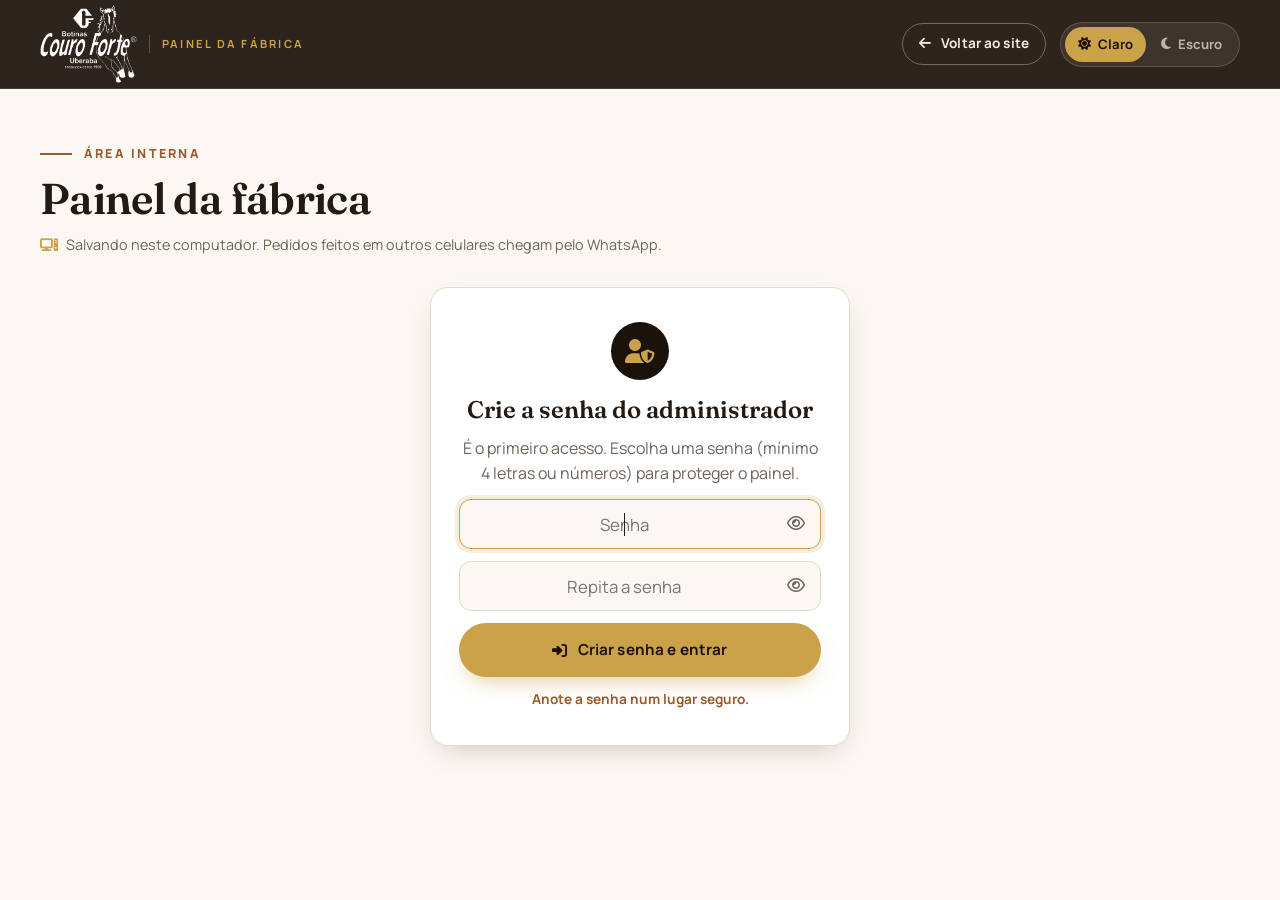
<file: representantes.html>
<!DOCTYPE html>
<html lang="pt-BR">
<head>
  <meta charset="utf-8">
  <meta http-equiv="refresh" content="0; url=./painel.html#representantes">
  <title>Painel da Fábrica · Couro Forte</title>
</head>
<body><p>Abrindo o <a href="./painel.html#representantes">painel</a>...</p></body>
</html>
</file>
<file: style.css>
/* =====================================================================
   BOTINAS COURO FORTE — estilo do site
   Para trocar as cores, mude os valores em :root
   ===================================================================== */
:root {
  --espresso: #1c120c;     /* marrom quase preto (fundos escuros) */
  --cafe: #2a1a11;
  --couro: #6b3a1f;        /* marrom couro */
  --sela: #9a5a2c;         /* marrom claro */
  --ouro: #c9a24a;         /* dourado */
  --ouro-claro: #e3c47a;
  --creme: #f4ede2;        /* fundo claro */
  --papel: #fbf8f3;
  --tinta: #241a14;        /* texto */
  --cinza: #6f6259;
  --linha: #e4d9ca;
  --whats: #1fa855;

  /* cores que mudam entre modo claro e modo escuro */
  --fundo: var(--papel);
  --fundo-2: var(--creme);
  --superficie: var(--papel);
  --cartao: #fff;
  --texto: var(--tinta);
  --texto-forte: var(--espresso);
  --etiqueta: var(--creme);
  --etiqueta-txt: var(--couro);
  --ativo: var(--espresso);
  --ativo-txt: var(--creme);

  --serif: "Fraunces", Georgia, serif;
  --sans: "Manrope", system-ui, -apple-system, "Segoe UI", sans-serif;
  --raio: 14px;
  --sombra: 0 10px 30px -12px rgba(28, 18, 12, .28);
  --sombra-forte: 0 24px 60px -20px rgba(28, 18, 12, .45);
}

/* ---------- MODO ESCURO ---------- */
[data-tema="escuro"] {
  --fundo: #140e0a;
  --fundo-2: #1b130e;
  --superficie: #211812;
  --cartao: #241a13;
  --texto: #efe5d8;
  --texto-forte: #f4ede2;
  --cinza: #b4a597;
  --linha: #3a2c22;
  --sela: #d79a62;
  --etiqueta: #33251b;
  --etiqueta-txt: #e3c47a;
  --ativo: var(--ouro);
  --ativo-txt: var(--espresso);
  --sombra: 0 10px 30px -12px rgba(0, 0, 0, .7);
  --sombra-forte: 0 24px 60px -20px rgba(0, 0, 0, .85);
  color-scheme: dark;
}

*, *::before, *::after { box-sizing: border-box; }
[hidden] { display: none !important; }
html { scroll-behavior: smooth; scroll-padding-top: 96px; }
body {
  margin: 0;
  font-family: var(--sans);
  color: var(--texto);
  background: var(--fundo);
  line-height: 1.6;
  transition: background-color .35s, color .35s;
  -webkit-font-smoothing: antialiased;
  overflow-x: hidden;
}
img { max-width: 100%; display: block; }
a { color: inherit; text-decoration: none; }
button, input, select, textarea { font: inherit; color: inherit; }
h1, h2, h3, h4 { margin: 0; line-height: 1.15; }
.wrap { width: min(1200px, 100% - 40px); margin-inline: auto; }
.hide-sm { }
.so-sm { display: none; }

/* ---------- Botões ---------- */
.btn {
  display: inline-flex; align-items: center; justify-content: center; gap: 10px;
  padding: 14px 26px; border-radius: 999px; border: 1.5px solid transparent;
  font-weight: 700; font-size: .95rem; letter-spacing: .01em; cursor: pointer;
  transition: transform .2s, background .2s, box-shadow .2s, color .2s, border-color .2s;
  white-space: nowrap;
}
.btn:hover { transform: translateY(-2px); }
.btn:focus-visible, .tab:focus-visible, .chip:focus-visible { outline: 3px solid var(--ouro); outline-offset: 3px; }
.btn-gold { background: var(--ouro); color: var(--espresso); box-shadow: 0 10px 24px -10px rgba(201,162,74,.7); }
.btn-gold:hover { background: var(--ouro-claro); }
.btn-ghost { border-color: rgba(244,237,226,.35); color: var(--creme); background: transparent; }
.btn-ghost:hover { border-color: var(--ouro); color: var(--ouro-claro); }
.btn-dark { background: var(--ativo); color: var(--ativo-txt); }
.btn-dark:hover { background: var(--couro); }
.btn-whats { background: var(--whats); color: #fff; }
.btn-whats:hover { background: #17924a; }
.full { width: 100%; }

.eyebrow {
  display: inline-flex; align-items: center; gap: 12px; margin: 0 0 18px;
  font-size: .78rem; font-weight: 800; letter-spacing: .18em; text-transform: uppercase;
  color: var(--ouro);
}
.eyebrow .line { width: 32px; height: 2px; background: currentColor; }
.eyebrow.dark { color: var(--sela); }

/* ---------- Barra do topo ---------- */
.topbar { background: var(--espresso); color: rgba(244,237,226,.75); font-size: .8rem; }
.topbar-in { display: flex; justify-content: space-between; gap: 16px; padding: 8px 0; }
.topbar i { color: var(--ouro); margin-right: 6px; }
.topbar a:hover { color: var(--ouro-claro); }
.topbar-dir { display: flex; align-items: center; gap: 18px; }
.topbar-admin { display: inline-flex; align-items: center; gap: 6px; border: 1px solid rgba(201,162,74,.4); padding: 3px 12px; border-radius: 999px; color: var(--ouro-claro); font-weight: 700; }
.topbar-admin:hover { background: var(--ouro); color: var(--espresso) !important; }
.topbar-admin i { margin-right: 0 !important; color: inherit !important; }

/* ---------- Cabeçalho ---------- */
.header {
  position: sticky; top: 0; z-index: 50;
  background: rgba(28,18,12,.92); backdrop-filter: blur(14px);
  border-bottom: 1px solid rgba(201,162,74,.18);
  transition: box-shadow .3s;
}
.header.scrolled { box-shadow: 0 10px 30px -10px rgba(0,0,0,.5); }
.header-in { display: flex; align-items: center; justify-content: space-between; gap: 24px; height: 88px; }
.brand { display: flex; align-items: center; gap: 12px; color: var(--creme); }
.brand-logo-full { height: 78px; width: auto; display: block; transition: transform .25s; }
.brand:hover .brand-logo-full { transform: scale(1.04); }
.brand-sub { font-size: .7rem; letter-spacing: .2em; text-transform: uppercase; color: var(--ouro); font-weight: 700; border-left: 1px solid rgba(201,162,74,.35); padding-left: 12px; }
.brand-logo { width: 54px; height: 54px; object-fit: contain; border-radius: 50%; background: var(--creme); padding: 3px; }
.brand-text { display: flex; flex-direction: column; line-height: 1.1; }
.brand-text strong { font-family: var(--serif); font-size: 1.35rem; font-weight: 700; letter-spacing: .01em; }
.brand-text small { font-size: .7rem; letter-spacing: .2em; text-transform: uppercase; color: var(--ouro); font-weight: 700; }

.nav { display: flex; align-items: center; gap: 30px; }
.nav a:not(.btn) {
  color: rgba(244,237,226,.85); font-weight: 600; font-size: .92rem; position: relative; padding: 6px 0;
}
.nav a:not(.btn)::after {
  content: ""; position: absolute; left: 0; bottom: 0; height: 2px; width: 100%;
  background: var(--ouro); transform: scaleX(0); transform-origin: left; transition: transform .25s;
}
.nav a:not(.btn):hover { color: #fff; }
.nav a:not(.btn):hover::after { transform: scaleX(1); }
.nav-cta { padding: 10px 20px; }

.menu-btn { display: none; background: none; border: 0; width: 44px; height: 44px; cursor: pointer; padding: 10px; }
.menu-btn span { display: block; height: 2px; background: var(--creme); margin: 5px 0; transition: transform .3s, opacity .3s; }
.menu-btn.open span:nth-child(1) { transform: translateY(7px) rotate(45deg); }
.menu-btn.open span:nth-child(2) { opacity: 0; }
.menu-btn.open span:nth-child(3) { transform: translateY(-7px) rotate(-45deg); }

/* ---------- Hero ---------- */
.hero {
  position: relative; overflow: hidden; color: var(--creme);
  background:
    radial-gradient(900px 600px at 78% 40%, rgba(154,90,44,.55), transparent 65%),
    radial-gradient(700px 500px at 10% 110%, rgba(201,162,74,.18), transparent 60%),
    linear-gradient(160deg, #241710 0%, var(--espresso) 60%);
}
.hero-grain {
  position: absolute; inset: 0; opacity: .22; pointer-events: none; mix-blend-mode: overlay;
  background-image: url("data:image/svg+xml,%3Csvg xmlns='http://www.w3.org/2000/svg' width='160' height='160'%3E%3Cfilter id='n'%3E%3CfeTurbulence type='fractalNoise' baseFrequency='.9' numOctaves='3' stitchTiles='stitch'/%3E%3C/filter%3E%3Crect width='100%25' height='100%25' filter='url(%23n)' opacity='.9'/%3E%3C/svg%3E");
}
.hero-in {
  position: relative; display: grid; grid-template-columns: 1.05fr .95fr; align-items: center;
  gap: 48px; min-height: calc(100vh - 110px); padding: 72px 0 88px;
}
.hero h1 {
  font-family: var(--serif); font-weight: 600; font-size: clamp(2.5rem, 5.4vw, 4.5rem);
  letter-spacing: -.02em; margin-bottom: 22px;
}
.hero h1 em { font-style: italic; color: var(--ouro-claro); font-weight: 500; }
.lead { font-size: 1.12rem; color: rgba(244,237,226,.8); max-width: 540px; margin: 0 0 34px; }
.hero-ctas { display: flex; flex-wrap: wrap; gap: 14px; margin-bottom: 48px; }
.hero-facts { list-style: none; padding: 0; margin: 0; display: flex; gap: 40px; flex-wrap: wrap; }
.hero-facts li { display: flex; flex-direction: column; padding-left: 16px; border-left: 2px solid rgba(201,162,74,.5); }
.hero-facts strong { font-family: var(--serif); font-size: 2rem; color: var(--ouro-claro); font-weight: 600; line-height: 1.1; }
.hero-facts span { font-size: .82rem; color: rgba(244,237,226,.65); text-transform: uppercase; letter-spacing: .1em; font-weight: 600; }

.hero-visual { position: relative; aspect-ratio: 1; display: grid; place-items: center; }
.hero-ring {
  position: absolute; inset: 4%; border-radius: 50%;
  background: radial-gradient(circle at 50% 45%, #f6eee1 0%, #e9dcc7 58%, #cdb894 100%);
  box-shadow: 0 40px 80px -30px rgba(0,0,0,.7), inset 0 -20px 40px rgba(107,58,31,.18);
}
.hero-ring::after {
  content: ""; position: absolute; inset: -14px; border-radius: 50%;
  border: 1.5px dashed rgba(201,162,74,.55); animation: girar 60s linear infinite;
}
@keyframes girar { to { transform: rotate(360deg); } }
.hero-boot {
  position: relative; width: 80%; height: 80%; object-fit: contain;
  filter: drop-shadow(0 28px 22px rgba(28,18,12,.38));
  animation: flutuar 6s ease-in-out infinite; transition: opacity .5s;
}
@keyframes flutuar { 50% { transform: translateY(-12px) rotate(-1.5deg); } }
.hero-stamp {
  position: absolute; top: 4%; right: 2%; z-index: 2; width: 112px; height: 112px; border-radius: 50%;
  background: var(--espresso); border: 2px solid var(--ouro); color: var(--creme);
  display: flex; flex-direction: column; align-items: center; justify-content: center; text-align: center;
  box-shadow: var(--sombra-forte); transform: rotate(-10deg);
}
.hero-stamp span { font-size: .62rem; letter-spacing: .18em; text-transform: uppercase; color: var(--ouro); font-weight: 800; }
.hero-stamp strong { font-family: var(--serif); font-size: 1.9rem; line-height: 1; margin: 2px 0; }
.hero-tag {
  position: absolute; bottom: 6%; left: 50%; transform: translateX(-50%); z-index: 2;
  background: rgba(28,18,12,.9); color: var(--creme); padding: 10px 20px; border-radius: 999px;
  font-size: .85rem; font-weight: 700; border: 1px solid rgba(201,162,74,.4); white-space: nowrap;
}

/* ---------- Faixa ---------- */
.ribbon { background: var(--ouro); color: var(--espresso); overflow: hidden; padding: 14px 0; }
.ribbon-track { display: flex; gap: 28px; width: max-content; animation: correr 38s linear infinite; }
.ribbon span { font-family: var(--serif); font-size: 1.15rem; font-weight: 600; white-space: nowrap; }
.ribbon i { font-style: normal; opacity: .6; }
@keyframes correr { to { transform: translateX(-50%); } }

/* ---------- Seções ---------- */
.section { padding: 100px 0; }
.sec-head { max-width: 680px; margin: 0 auto 48px; text-align: center; }
.sec-head h2 { font-family: var(--serif); font-weight: 600; font-size: clamp(2rem, 4vw, 3rem); letter-spacing: -.015em; margin-bottom: 14px; }
.sec-head p { color: var(--cinza); margin: 0; font-size: 1.05rem; }
.sec-head.light h2 { color: var(--creme); }
.sec-head.light p { color: rgba(244,237,226,.7); }

/* ---------- Diferenciais ---------- */
.perks { padding: 80px 0; background: var(--fundo-2); }
.perks-grid { display: grid; grid-template-columns: repeat(4, 1fr); gap: 22px; }
.perk { background: var(--superficie); border: 1px solid var(--linha); border-radius: var(--raio); padding: 30px 26px; transition: transform .25s, box-shadow .25s; }
.perk:hover { transform: translateY(-4px); box-shadow: var(--sombra); }
.perk i { font-size: 1.3rem; width: 52px; height: 52px; border-radius: 12px; display: grid; place-items: center; background: var(--espresso); color: var(--ouro); margin-bottom: 18px; }
.perk h3 { font-family: var(--serif); font-size: 1.25rem; font-weight: 600; margin-bottom: 8px; }
.perk p { margin: 0; color: var(--cinza); font-size: .95rem; }

/* ---------- Catálogo ---------- */
.filters { display: flex; flex-direction: column; gap: 16px; margin-bottom: 18px; }
.tabs { display: flex; gap: 8px; justify-content: center; flex-wrap: wrap; }
.tab {
  border: 1.5px solid var(--linha); background: var(--cartao); padding: 11px 22px; border-radius: 999px;
  font-weight: 700; cursor: pointer; transition: all .2s; display: inline-flex; align-items: center; gap: 8px;
}
.tab b { font-size: .75rem; background: var(--etiqueta); color: var(--etiqueta-txt); padding: 2px 8px; border-radius: 999px; }
.tab:hover { border-color: var(--sela); }
.tab.active { background: var(--ativo); border-color: var(--ativo); color: var(--ativo-txt); }
.tab.active b { background: var(--espresso); color: var(--ouro); }
:root:not([data-tema="escuro"]) .tab.active b { background: var(--ouro); color: var(--espresso); }

.filter-row { display: grid; grid-template-columns: 1fr auto auto; gap: 10px; }
.search { position: relative; }
.search i { position: absolute; left: 18px; top: 50%; transform: translateY(-50%); color: var(--cinza); }
.search input, .filter-row select {
  width: 100%; height: 50px; border: 1.5px solid var(--linha); border-radius: 12px; background: var(--cartao);
  padding: 0 16px; outline: none; transition: border-color .2s, box-shadow .2s;
}
.search input { padding-left: 46px; }
.filter-row select { min-width: 170px; cursor: pointer; }
.search input:focus, .filter-row select:focus { border-color: var(--ouro); box-shadow: 0 0 0 4px rgba(201,162,74,.18); }

.chips { display: flex; gap: 8px; flex-wrap: wrap; justify-content: center; }
.chip {
  border: 1px solid var(--linha); background: transparent; padding: 7px 14px; border-radius: 999px;
  font-size: .85rem; font-weight: 600; color: var(--cinza); cursor: pointer; transition: all .2s;
}
.chip:hover { color: var(--texto); border-color: var(--sela); }
.chip.active { background: var(--couro); border-color: var(--couro); color: #fff; }

.result-info { text-align: center; color: var(--cinza); font-size: .9rem; margin: 6px 0 26px; }
.grid { display: grid; grid-template-columns: repeat(auto-fill, minmax(260px, 1fr)); gap: 24px; }

.card {
  background: var(--cartao); border: 1px solid var(--linha); border-radius: 18px; overflow: hidden;
  display: flex; flex-direction: column; transition: transform .3s, box-shadow .3s, border-color .3s;
  animation: entrar .5s both;
}
@keyframes entrar { from { opacity: 0; transform: translateY(16px); } }
.card:hover { transform: translateY(-6px); box-shadow: var(--sombra-forte); border-color: transparent; }
.card-img {
  position: relative; aspect-ratio: 1 / 1; background: radial-gradient(circle at 50% 40%, #fff 0%, #f5efe6 100%);
  cursor: zoom-in; overflow: hidden; border: 0; padding: 0; width: 100%;
}
.card-img img { width: 100%; height: 100%; object-fit: contain; padding: 14px; mix-blend-mode: multiply; transition: transform .5s; }
.card:hover .card-img img { transform: scale(1.07); }
.badges { position: absolute; top: 12px; left: 12px; display: flex; gap: 6px; flex-wrap: wrap; z-index: 1; }
.badge { font-size: .7rem; font-weight: 800; letter-spacing: .06em; text-transform: uppercase; padding: 5px 10px; border-radius: 999px; background: var(--espresso); color: var(--creme); }
.badge.gold { background: var(--ouro); color: var(--espresso); }
.zoom { position: absolute; right: 12px; bottom: 12px; width: 38px; height: 38px; border-radius: 50%; background: rgba(28,18,12,.85); color: var(--creme); display: grid; place-items: center; opacity: 0; transform: translateY(8px); transition: all .3s; }
.card:hover .zoom { opacity: 1; transform: none; }

.card-body { padding: 18px 20px 20px; display: flex; flex-direction: column; gap: 10px; flex: 1; }
.card-linha { font-size: .72rem; letter-spacing: .14em; text-transform: uppercase; font-weight: 800; color: var(--sela); }
.card-body h3 { font-family: var(--serif); font-size: 1.22rem; font-weight: 600; }
.card-body h3 small { display: block; font-family: var(--sans); font-size: .82rem; color: var(--cinza); font-weight: 600; margin-top: 4px; }
.specs { display: flex; flex-wrap: wrap; gap: 6px; }
.specs span { font-size: .78rem; background: var(--etiqueta); color: var(--etiqueta-txt); padding: 4px 10px; border-radius: 6px; font-weight: 600; }
.card-foot { margin-top: auto; display: flex; align-items: center; justify-content: space-between; gap: 10px; padding-top: 14px; border-top: 1px dashed var(--linha); }
.price { font-family: var(--serif); font-size: 1.3rem; font-weight: 700; color: var(--texto-forte); }
.price.consulte { font-family: var(--sans); font-size: .85rem; font-weight: 700; color: var(--cinza); }
.card-foot .btn { padding: 10px 16px; font-size: .85rem; }

.more-wrap { text-align: center; margin-top: 44px; }
.empty { text-align: center; padding: 60px 0; color: var(--cinza); }
.empty i { font-size: 2.4rem; margin-bottom: 12px; color: var(--sela); }

/* Imagem que não carregou */
.sem-foto { background: repeating-linear-gradient(45deg, #f5efe6, #f5efe6 12px, #efe6d8 12px, #efe6d8 24px) !important; }
.sem-foto img { opacity: 0; }
.sem-foto::after { content: "Foto em breve"; position: absolute; inset: 0; display: grid; place-items: center; font-weight: 700; color: var(--sela); font-size: .9rem; }

/* ---------- Linhas ---------- */
.lines { background: var(--espresso); position: relative; }
.lines-grid { display: grid; grid-template-columns: repeat(auto-fill, minmax(210px, 1fr)); gap: 16px; }
.line-card {
  position: relative; border-radius: 16px; overflow: hidden; aspect-ratio: 4 / 5; cursor: pointer;
  background: radial-gradient(circle at 50% 35%, #f6eee1, #d9c7a8); border: 0; padding: 0; text-align: left;
}
.line-card img.recorte { mix-blend-mode: normal; filter: drop-shadow(0 16px 14px rgba(28,18,12,.35)); }
.line-card img { position: absolute; inset: 0; width: 100%; height: 72%; object-fit: contain; padding: 18px; mix-blend-mode: multiply; transition: transform .5s; }
.line-card:hover img { transform: scale(1.08) rotate(-2deg); }
.line-card .lc-info {
  position: absolute; left: 0; right: 0; bottom: 0; padding: 16px 18px; color: var(--creme);
  background: linear-gradient(180deg, rgba(28,18,12,0) 0%, rgba(28,18,12,.94) 45%);
  padding-top: 40px; display: flex; justify-content: space-between; align-items: flex-end; gap: 10px;
}
.lc-info strong { font-family: var(--serif); font-size: 1.25rem; font-weight: 600; display: block; }
.lc-info span { font-size: .8rem; color: var(--ouro-claro); font-weight: 700; }
.lc-info i { width: 34px; height: 34px; border-radius: 50%; display: grid; place-items: center; background: var(--ouro); color: var(--espresso); flex-shrink: 0; transition: transform .3s; }
.line-card:hover .lc-info i { transform: translateX(4px); }

/* ---------- Fábrica ---------- */
.factory { background: var(--fundo-2); }
.factory-in { display: grid; grid-template-columns: .9fr 1.1fr; gap: 70px; align-items: center; }
.factory-media { position: relative; }
.factory-card { border-radius: 24px; overflow: hidden; background: var(--espresso); padding: 40px; box-shadow: var(--sombra-forte); aspect-ratio: 4 / 5; display: grid; place-items: center; }
.factory-card { position: relative; }
.factory-card img { width: 100%; height: 100%; object-fit: contain; border-radius: 12px; filter: drop-shadow(0 22px 18px rgba(0,0,0,.55)); transition: opacity .45s, transform .45s; }
.factory-card img.trocando { opacity: 0; transform: translateX(-24px) scale(.96); }
.factory-tag { position: absolute; top: 18px; left: 18px; background: rgba(244,237,226,.08); border: 1px solid rgba(201,162,74,.35); color: var(--creme); padding: 7px 14px; border-radius: 999px; font-size: .8rem; font-weight: 700; }
.factory-dots { position: absolute; left: 0; right: 0; bottom: 18px; display: flex; justify-content: center; gap: 6px; padding-right: 100px; }
.factory-dots i { width: 6px; height: 6px; border-radius: 50%; background: rgba(244,237,226,.25); transition: all .3s; }
.factory-dots i.on { width: 20px; border-radius: 4px; background: var(--ouro); }
.factory-badge { position: absolute; right: -22px; bottom: 36px; background: var(--ouro); color: var(--espresso); border-radius: 16px; padding: 18px 22px; box-shadow: var(--sombra-forte); text-align: center; }
.factory-badge strong { display: block; font-family: var(--serif); font-size: 2.2rem; line-height: 1; }
.factory-badge span { font-size: .75rem; text-transform: uppercase; letter-spacing: .12em; font-weight: 800; }
.factory-text h2 { font-family: var(--serif); font-weight: 600; font-size: clamp(2rem, 3.6vw, 2.8rem); margin-bottom: 20px; letter-spacing: -.015em; }
.factory-text > p { color: var(--cinza); font-size: 1.05rem; margin: 0 0 16px; }
.steps { list-style: none; padding: 0; margin: 30px 0 0; display: grid; grid-template-columns: 1fr 1fr; gap: 14px; }
.steps li { display: flex; gap: 14px; background: var(--superficie); border: 1px solid var(--linha); border-radius: 12px; padding: 16px; }
.steps li > span { font-family: var(--serif); font-size: 1.4rem; color: var(--ouro); font-weight: 700; line-height: 1; }
.steps strong { display: block; margin-bottom: 2px; }
.steps p { margin: 0; color: var(--cinza); font-size: .88rem; }

/* ---------- Como comprar ---------- */
.buy-grid { display: grid; grid-template-columns: repeat(3, 1fr); gap: 22px; counter-reset: s; }
.buy-step { position: relative; background: var(--cartao); border: 1px solid var(--linha); border-radius: var(--raio); padding: 34px 28px 28px; }
.buy-step b { position: absolute; top: -20px; left: 28px; width: 42px; height: 42px; border-radius: 50%; background: var(--ouro); color: var(--espresso); display: grid; place-items: center; font-family: var(--serif); font-size: 1.2rem; }
.buy-step h3 { font-family: var(--serif); font-size: 1.3rem; font-weight: 600; margin: 6px 0 8px; }
.buy-step p { margin: 0; color: var(--cinza); }
.reseller {
  margin-top: 54px; border-radius: 22px; padding: 44px 48px; color: var(--creme);
  background: linear-gradient(120deg, var(--espresso), var(--couro));
  display: flex; align-items: center; justify-content: space-between; gap: 30px; flex-wrap: wrap;
  box-shadow: var(--sombra-forte); position: relative; overflow: hidden;
}
.reseller::after { content: "✦"; position: absolute; right: 30%; top: -40px; font-size: 12rem; color: rgba(201,162,74,.08); pointer-events: none; }
.reseller h3 { font-family: var(--serif); font-size: clamp(1.5rem, 3vw, 2.1rem); font-weight: 600; margin-bottom: 8px; }
.reseller p { margin: 0; color: rgba(244,237,226,.75); max-width: 560px; }
.reseller .eyebrow { margin-bottom: 10px; }

/* ---------- Contato ---------- */
.contact { background: var(--fundo-2); }
.contact-grid { display: grid; grid-template-columns: 1fr 1fr; gap: 28px; }
.contact-cards { display: grid; grid-template-columns: 1fr 1fr; gap: 16px; align-content: start; }
.c-card { background: var(--superficie); border: 1px solid var(--linha); border-radius: var(--raio); padding: 22px; display: flex; flex-direction: column; gap: 14px; transition: transform .25s, box-shadow .25s; }
a.c-card:hover { transform: translateY(-4px); box-shadow: var(--sombra); }
.c-card > i { width: 44px; height: 44px; border-radius: 12px; background: var(--espresso); color: var(--ouro); display: grid; place-items: center; font-size: 1.1rem; }
.c-card h3 { font-size: .78rem; text-transform: uppercase; letter-spacing: .14em; color: var(--sela); margin-bottom: 4px; }
.c-card p { margin: 0; font-weight: 600; font-size: .95rem; word-break: break-word; }
.form { background: var(--cartao); border-radius: 18px; padding: 32px; box-shadow: var(--sombra); display: flex; flex-direction: column; gap: 14px; }
.form h3 { font-family: var(--serif); font-size: 1.5rem; font-weight: 600; }
.form-note { margin: -8px 0 4px; color: var(--cinza); font-size: .9rem; }
.form label { display: flex; flex-direction: column; gap: 6px; font-weight: 700; font-size: .85rem; }
.form input, .form select, .form textarea { border: 1.5px solid var(--linha); border-radius: 10px; padding: 12px 14px; font-weight: 500; background: var(--superficie); outline: none; resize: vertical; }
.form input:focus, .form select:focus, .form textarea:focus { border-color: var(--ouro); box-shadow: 0 0 0 4px rgba(201,162,74,.18); }
.map { margin-top: 28px; border-radius: 18px; overflow: hidden; box-shadow: var(--sombra); height: 360px; background: var(--linha); }
.map iframe { width: 100%; height: 100%; border: 0; }

/* ---------- Rodapé ---------- */
.footer { background: var(--espresso); color: rgba(244,237,226,.75); padding-top: 70px; }
.footer-in { display: grid; grid-template-columns: 1.6fr 1fr 1fr 1.2fr; gap: 40px; padding-bottom: 50px; }
.f-brand img { width: 190px; height: auto; margin-bottom: 18px; }
.f-brand p { max-width: 340px; margin: 0 0 20px; }
.f-social { display: flex; gap: 10px; }
.f-social a { width: 42px; height: 42px; border-radius: 50%; display: grid; place-items: center; border: 1px solid rgba(201,162,74,.4); color: var(--ouro); transition: all .2s; }
.f-social a:hover { background: var(--ouro); color: var(--espresso); }
.f-col h4 { font-family: var(--serif); color: var(--creme); font-size: 1.1rem; font-weight: 600; margin-bottom: 16px; }
.f-col a, .f-col p { display: block; margin: 0 0 10px; font-size: .93rem; }
.f-col a:hover { color: var(--ouro-claro); }
.f-col i { color: var(--ouro); width: 18px; margin-right: 6px; }
.f-bottom { border-top: 1px solid rgba(244,237,226,.1); font-size: .85rem; }
.f-bottom-in { display: flex; justify-content: space-between; gap: 16px; padding: 20px 0; flex-wrap: wrap; }
.f-bottom a:hover { color: var(--ouro-claro); }

/* ---------- Janela do produto ---------- */
.modal { position: fixed; inset: 0; z-index: 100; display: grid; place-items: center; padding: 20px; }
.modal[hidden] { display: none; }
.modal-bg { position: absolute; inset: 0; background: rgba(20,12,8,.75); backdrop-filter: blur(6px); animation: fade .25s; }
@keyframes fade { from { opacity: 0; } }
.modal-box {
  position: relative; background: var(--superficie); border-radius: 22px; width: min(920px, 100%); max-height: calc(100vh - 40px);
  overflow: auto; display: grid; grid-template-columns: 1.1fr 1fr; box-shadow: 0 40px 100px -20px rgba(0,0,0,.6);
  animation: subir .35s cubic-bezier(.2,.8,.2,1);
}
@keyframes subir { from { opacity: 0; transform: translateY(30px) scale(.97); } }
.modal-x { position: absolute; top: 14px; right: 14px; z-index: 2; width: 42px; height: 42px; border-radius: 50%; border: 0; background: var(--espresso); color: var(--creme); cursor: pointer; font-size: 1.1rem; }
.modal-img { position: relative; background: radial-gradient(circle at 50% 40%, #fff, #efe5d6); min-height: 380px; display: grid; place-items: center; }
.modal-img > img { width: 100%; height: 100%; max-height: 560px; object-fit: contain; padding: 26px; mix-blend-mode: multiply; }
.modal-info { padding: 40px 34px 34px; display: flex; flex-direction: column; gap: 6px; }
.m-linha { margin: 0; font-size: .75rem; letter-spacing: .16em; text-transform: uppercase; font-weight: 800; color: var(--sela); }
.modal-info h3 { font-family: var(--serif); font-size: 1.9rem; font-weight: 600; }
.m-ref { margin: 0 0 14px; color: var(--cinza); font-weight: 600; }
.modal-info dl { margin: 0 0 18px; display: grid; grid-template-columns: auto 1fr; gap: 0; border-top: 1px solid var(--linha); }
.modal-info dt, .modal-info dd { padding: 10px 0; border-bottom: 1px solid var(--linha); margin: 0; font-size: .93rem; }
.modal-info dt { color: var(--cinza); padding-right: 22px; }
.modal-info dd { font-weight: 700; text-align: right; }
.m-preco { font-family: var(--serif); font-size: 1.8rem; font-weight: 700; margin: 0 0 16px; }
.m-preco.consulte { font-family: var(--sans); font-size: 1rem; color: var(--cinza); font-weight: 600; }

.fotos-n { position: absolute; right: 12px; top: 12px; z-index: 1; background: rgba(28,18,12,.85); }
.m-thumbs { position: absolute; left: 0; right: 0; bottom: 14px; display: flex; justify-content: center; gap: 8px; }
.m-thumbs button { width: 58px; height: 58px; border-radius: 10px; border: 2px solid var(--linha); background: #fff; padding: 3px; cursor: pointer; opacity: .7; transition: all .2s; }
.m-thumbs button.active, .m-thumbs button:hover { border-color: var(--ouro); opacity: 1; }
.m-thumbs img { width: 100%; height: 100%; object-fit: contain; }

[data-tema="escuro"] .perk i, [data-tema="escuro"] .c-card > i { background: #120c08; box-shadow: inset 0 0 0 1px rgba(201,162,74,.35); }
[data-tema="escuro"] .reseller { box-shadow: inset 0 0 0 1px rgba(201,162,74,.25), var(--sombra-forte); }
[data-tema="escuro"] .card-img, [data-tema="escuro"] .modal-img { background: radial-gradient(circle at 50% 40%, #fff 0%, #e9dfd0 100%); }

/* ---------- Botões modo claro / escuro ---------- */
.tema { display: inline-flex; padding: 4px; gap: 2px; border-radius: 999px; background: rgba(244,237,226,.08); border: 1px solid rgba(201,162,74,.3); }
.tema button {
  display: inline-flex; align-items: center; gap: 7px; border: 0; background: transparent; cursor: pointer;
  color: rgba(244,237,226,.7); font-weight: 700; font-size: .82rem; padding: 7px 13px; border-radius: 999px;
  transition: background .25s, color .25s;
}
.tema button:hover { color: #fff; }
.tema button[aria-pressed="true"] { background: var(--ouro); color: var(--espresso); }
.tema button:focus-visible { outline: 2px solid var(--ouro); outline-offset: 2px; }
.header-acoes { display: flex; align-items: center; gap: 14px; }

/* ---------- Flutuantes ---------- */
.float-whats {
  position: fixed; right: 22px; bottom: 22px; z-index: 60; width: 60px; height: 60px; border-radius: 50%;
  background: var(--whats); color: #fff; display: grid; place-items: center; font-size: 1.9rem;
  box-shadow: 0 12px 30px -8px rgba(31,168,85,.7); animation: pulsar 2.4s infinite;
}
@keyframes pulsar { 0% { box-shadow: 0 0 0 0 rgba(31,168,85,.55); } 70% { box-shadow: 0 0 0 16px rgba(31,168,85,0); } 100% { box-shadow: 0 0 0 0 rgba(31,168,85,0); } }
.to-top {
  position: fixed; right: 30px; bottom: 96px; z-index: 60; width: 44px; height: 44px; border-radius: 50%; border: 0;
  background: var(--espresso); color: var(--ouro); cursor: pointer; box-shadow: var(--sombra);
  opacity: 0; visibility: hidden; transform: translateY(10px); transition: all .3s;
}
.to-top.show { opacity: 1; visibility: visible; transform: none; }

/* ---------- Animação ao rolar ---------- */
.reveal { opacity: 0; transform: translateY(24px); transition: opacity .7s, transform .7s; }
.reveal.visible { opacity: 1; transform: none; }

/* ---------- Responsivo ---------- */
@media (max-width: 1024px) {
  .perks-grid { grid-template-columns: repeat(2, 1fr); }
  .footer-in { grid-template-columns: 1fr 1fr; }
  .nav { gap: 20px; }
}
@media (max-width: 1240px) {
  .tema button span { display: none; }
  .tema button { padding: 8px 10px; font-size: .9rem; }
  .nav { gap: 22px; }
}
@media (max-width: 1060px) {
  .menu-btn { display: block; }
  .nav {
    position: fixed; top: 88px; left: 0; right: 0; flex-direction: column; align-items: stretch; gap: 0;
    background: var(--espresso); padding: 10px 20px 24px; border-bottom: 1px solid rgba(201,162,74,.25);
    transform: translateY(calc(-100% - 90px)); visibility: hidden; transition: transform .35s, visibility .35s; z-index: -1;
  }
  .nav.open { transform: none; visibility: visible; }
  .nav a:not(.btn) { padding: 14px 4px; border-bottom: 1px solid rgba(244,237,226,.08); }
  .nav-cta { margin-top: 16px; }
}
@media (max-width: 900px) {
  .hero-in { grid-template-columns: 1fr; text-align: left; padding: 48px 0 64px; min-height: 0; }
  .hero-visual { max-width: 440px; width: 100%; margin: 0 auto; order: -1; }
  .factory-in, .contact-grid { grid-template-columns: 1fr; gap: 40px; }
  .factory-media { max-width: 440px; }
  .buy-grid { grid-template-columns: 1fr; gap: 34px; }
  .modal-box { grid-template-columns: 1fr; }
  .modal-img { min-height: 280px; }
}
@media (max-width: 600px) {
  .hide-sm { display: none; }
  .so-sm { display: inline; }
  .section { padding: 72px 0; }
  .wrap { width: calc(100% - 32px); }
  .brand-text small { display: none; }
  .header-in { height: 76px; }
  .brand-logo-full { height: 64px; }
  .brand-sub { display: none; }
  .hero-facts { gap: 22px; }
  .hero-facts strong { font-size: 1.6rem; }
  .hero-ctas .btn { flex: 1; }
  .hero-stamp { width: 86px; height: 86px; }
  .hero-stamp strong { font-size: 1.4rem; }
  .perks-grid { grid-template-columns: 1fr; }
  .filter-row { grid-template-columns: 1fr 1fr; }
  .search { grid-column: 1 / -1; }
  .filter-row select { min-width: 0; }
  .chips { justify-content: flex-start; flex-wrap: nowrap; overflow-x: auto; padding-bottom: 6px; scrollbar-width: none; }
  .chip { flex-shrink: 0; }
  .grid { grid-template-columns: repeat(2, 1fr); gap: 12px; }
  .card-body { padding: 14px; gap: 8px; }
  .card-body h3 { font-size: 1.02rem; }
  .specs span:nth-child(n+3) { display: none; }
  .card-foot { flex-direction: column; align-items: stretch; }
  .card-foot .btn { width: 100%; }
  .lines-grid { grid-template-columns: repeat(2, 1fr); gap: 12px; }
  .lc-info strong { font-size: 1.05rem; }
  .steps { grid-template-columns: 1fr; }
  .contact-cards { grid-template-columns: 1fr; }
  .reseller { padding: 32px 26px; }
  .factory-badge { right: 10px; }
  .footer-in { grid-template-columns: 1fr; }
  .to-top { right: 30px; }
}
@media (prefers-reduced-motion: reduce) {
  *, *::before, *::after { animation: none !important; transition: none !important; }
  .reveal { opacity: 1; transform: none; }
}

/* =====================================================================
   PÁGINA: CADASTRO DE REPRESENTANTES (representantes.html)
   ===================================================================== */
.pagina-rep { min-height: 100vh; }
.voltar { padding: 9px 16px; font-size: .85rem; }
.rep-main { padding: 48px 0 80px; }
.rep-topo { display: flex; justify-content: space-between; align-items: flex-end; gap: 20px; flex-wrap: wrap; margin-bottom: 28px; }
.rep-topo h1 { font-family: var(--serif); font-weight: 600; font-size: clamp(1.9rem, 4vw, 2.7rem); letter-spacing: -.015em; }
.rep-sub { margin: 8px 0 0; color: var(--cinza); }
.rep-topo .eyebrow { margin-bottom: 10px; }

.rep-numeros { display: grid; grid-template-columns: repeat(4, 1fr); gap: 14px; margin-bottom: 26px; }
.rep-numeros div { background: var(--cartao); border: 1px solid var(--linha); border-radius: var(--raio); padding: 18px 20px; display: flex; flex-direction: column; }
.rep-numeros strong { font-family: var(--serif); font-size: 2rem; line-height: 1.1; color: var(--texto-forte); }
.rep-numeros span { font-size: .78rem; text-transform: uppercase; letter-spacing: .1em; font-weight: 700; color: var(--sela); }

.rep-filtros { display: grid; grid-template-columns: 1fr 200px 200px; gap: 10px; margin-bottom: 18px; }
.rep-filtros select { width: 100%; height: 50px; border: 1.5px solid var(--linha); border-radius: 12px; background: var(--cartao); padding: 0 14px; cursor: pointer; outline: none; }
.rep-filtros select:focus { border-color: var(--ouro); box-shadow: 0 0 0 4px rgba(201,162,74,.18); }

.rep-lista-wrap { background: var(--cartao); border: 1px solid var(--linha); border-radius: 18px; overflow: hidden; box-shadow: var(--sombra); }
.rep-tabela { width: 100%; border-collapse: collapse; }
.rep-tabela.sem-linhas thead { display: none; }
.rep-tabela th { text-align: left; font-size: .72rem; text-transform: uppercase; letter-spacing: .12em; color: var(--sela); font-weight: 800; padding: 14px 16px; background: var(--fundo-2); border-bottom: 1px solid var(--linha); }
.rep-tabela td { padding: 14px 16px; border-bottom: 1px solid var(--linha); vertical-align: middle; font-size: .92rem; }
.rep-tabela tbody tr:last-child td { border-bottom: 0; }
.rep-tabela tbody tr { transition: background .2s; }
.rep-tabela tbody tr:hover { background: var(--fundo-2); }
.rep-tabela td small { display: block; color: var(--cinza); font-size: .8rem; margin-top: 2px; }
.rep-nome { display: flex; align-items: center; gap: 12px; }
.rep-nome strong { display: block; }
.avatar { width: 40px; height: 40px; border-radius: 50%; flex-shrink: 0; display: grid; place-items: center; background: var(--espresso); color: var(--ouro); font-weight: 800; font-size: .85rem; letter-spacing: .03em; box-shadow: inset 0 0 0 1px rgba(201,162,74,.4); }
.rep-zap { color: var(--whats); font-weight: 700; white-space: nowrap; }
.rep-zap:hover { text-decoration: underline; }
.rep-email { word-break: break-all; }
.sit { display: inline-block; padding: 4px 10px; border-radius: 999px; font-size: .75rem; font-weight: 800; }
.sit.ok { background: rgba(31,168,85,.14); color: #138a43; }
.sit.analise { background: rgba(201,162,74,.2); color: #8a6512; }
.sit.off { background: rgba(111,98,89,.15); color: var(--cinza); }
[data-tema="escuro"] .sit.ok { color: #4fd487; }
[data-tema="escuro"] .sit.analise { color: var(--ouro-claro); }
.t-acoes { text-align: right; white-space: nowrap; }
.ic { width: 38px; height: 38px; border-radius: 10px; border: 1px solid var(--linha); background: transparent; cursor: pointer; color: var(--texto); transition: all .2s; }
.ic:hover { border-color: var(--ouro); color: var(--ouro); }
.ic.perigo:hover { border-color: #c0392b; color: #c0392b; background: rgba(192,57,43,.08); }
.rep-vazio { text-align: center; padding: 60px 20px; color: var(--cinza); }
.rep-vazio i { font-size: 2.6rem; color: var(--sela); margin-bottom: 14px; }
.rep-vazio h3 { font-family: var(--serif); color: var(--texto); font-size: 1.35rem; font-weight: 600; margin-bottom: 6px; }
.rep-vazio p { margin: 0; }

.rep-backup { margin-top: 30px; display: flex; justify-content: space-between; align-items: center; gap: 24px; flex-wrap: wrap; background: var(--fundo-2); border: 1px dashed var(--linha); border-radius: 18px; padding: 24px 28px; }
.rep-backup h2 { font-family: var(--serif); font-size: 1.25rem; font-weight: 600; margin-bottom: 6px; }
.rep-backup h2 i { color: var(--ouro); margin-right: 6px; }
.rep-backup p { margin: 0; color: var(--cinza); max-width: 560px; font-size: .93rem; }
.rep-backup-btns { display: flex; gap: 10px; flex-wrap: wrap; }
.rep-backup-btns .btn { padding: 11px 18px; font-size: .88rem; }
.btn-ghost-dark { border-color: var(--linha); color: var(--texto); background: transparent; }
.btn-ghost-dark:hover { border-color: var(--ouro); color: var(--ouro); }
.btn-perigo { background: #c0392b; color: #fff; }
.btn-perigo:hover { background: #a93226; }

/* formulário */
.rep-form-box { display: block; width: min(760px, 100%); }
.rep-form { padding: 34px 34px 28px; display: flex; flex-direction: column; gap: 12px; }
.rep-form h2 { font-family: var(--serif); font-size: 1.7rem; font-weight: 600; padding-right: 50px; }
.rep-form fieldset { border: 1px solid var(--linha); border-radius: 14px; padding: 16px 18px 18px; margin: 4px 0 0; }
.rep-form legend { padding: 0 8px; font-size: .74rem; text-transform: uppercase; letter-spacing: .14em; font-weight: 800; color: var(--sela); }
.campos { display: grid; grid-template-columns: 1fr 1fr; gap: 12px 14px; }
.campos .c-2 { grid-column: 1 / -1; }
.campos label { display: flex; flex-direction: column; gap: 6px; font-weight: 700; font-size: .84rem; }
.campos input, .campos select, .campos textarea { border: 1.5px solid var(--linha); border-radius: 10px; padding: 11px 13px; font-weight: 500; background: var(--cartao); outline: none; resize: vertical; width: 100%; }
.campos input:focus, .campos select:focus, .campos textarea:focus { border-color: var(--ouro); box-shadow: 0 0 0 4px rgba(201,162,74,.18); }
.campos .invalido { border-color: #c0392b; box-shadow: 0 0 0 3px rgba(192,57,43,.15); }
.rep-erro { margin: 0; background: rgba(192,57,43,.1); color: #c0392b; border-radius: 10px; padding: 10px 14px; font-weight: 700; font-size: .9rem; }
[data-tema="escuro"] .rep-erro { color: #ff8a7a; }
.rep-form-btns { display: flex; justify-content: flex-end; gap: 10px; margin-top: 6px; flex-wrap: wrap; }

.rep-confirma { display: block; width: min(420px, 100%); text-align: center; padding: 34px 28px 26px; }
.rep-confirma > i { font-size: 1.6rem; width: 60px; height: 60px; border-radius: 50%; display: inline-grid; place-items: center; background: rgba(192,57,43,.12); color: #c0392b; margin-bottom: 14px; }
.rep-confirma h3 { font-family: var(--serif); font-size: 1.4rem; font-weight: 600; margin-bottom: 8px; }
.rep-confirma p { color: var(--cinza); margin: 0 0 18px; }
.rep-confirma .rep-form-btns { justify-content: center; }

.aviso { position: fixed; left: 50%; bottom: 26px; transform: translate(-50%, 30px); opacity: 0; pointer-events: none; z-index: 200; background: var(--espresso); color: var(--creme); padding: 13px 22px; border-radius: 12px; font-weight: 700; font-size: .92rem; box-shadow: var(--sombra-forte); border-left: 4px solid var(--whats); transition: all .3s; max-width: calc(100% - 32px); }
.aviso.erro { border-left-color: #e74c3c; }
.aviso.show { opacity: 1; transform: translate(-50%, 0); }

@media (max-width: 900px) {
  .rep-numeros { grid-template-columns: repeat(2, 1fr); }
  .rep-filtros { grid-template-columns: 1fr 1fr; }
  .rep-filtros .search { grid-column: 1 / -1; }
  /* tabela vira cartões */
  .rep-lista-wrap { background: transparent; border: 0; box-shadow: none; }
  .rep-tabela thead { display: none; }
  .rep-tabela, .rep-tabela tbody { display: block; }
  .rep-tabela tbody { display: grid; grid-template-columns: 1fr 1fr; gap: 14px; }
  .rep-tabela tr { display: grid; grid-template-columns: 1fr 1fr; gap: 12px 14px; background: var(--cartao); border: 1px solid var(--linha); border-radius: 16px; padding: 18px; box-shadow: var(--sombra); }
  .rep-tabela td { display: block; padding: 0; border: 0; }
  .rep-tabela td[data-rotulo]::before { content: attr(data-rotulo); display: block; font-size: .68rem; text-transform: uppercase; letter-spacing: .12em; font-weight: 800; color: var(--sela); margin-bottom: 3px; }
  .rep-tabela td[data-rotulo="Representante"] { grid-column: 1 / -1; padding-bottom: 12px; border-bottom: 1px dashed var(--linha); }
  .rep-tabela td[data-rotulo="Representante"]::before, .rep-tabela td[data-rotulo="Contato"]::before { display: none; }
  .rep-tabela td[data-rotulo="Contato"] { grid-column: 1 / -1; }
  .rep-tabela .t-acoes { grid-column: 1 / -1; display: flex; gap: 8px; justify-content: flex-end; padding-top: 12px; border-top: 1px dashed var(--linha); }
  .rep-vazio { background: var(--cartao); border: 1px solid var(--linha); border-radius: 18px; }
}
@media (max-width: 640px) {
  .rep-main { padding: 30px 0 60px; }
  .rep-topo .btn { width: 100%; }
  .rep-tabela tbody { grid-template-columns: 1fr; }
  .voltar span { display: none; }
  .voltar { padding: 9px 12px; }
  .campos { grid-template-columns: 1fr; }
  .rep-form { padding: 26px 20px 22px; }
  .rep-backup { padding: 20px; }
  .rep-backup-btns, .rep-backup-btns .btn { width: 100%; }
  .rep-numeros strong { font-size: 1.6rem; }
}

/* =====================================================================
   CARRINHO
   ===================================================================== */
.carrinho-btn {
  position: relative; width: 46px; height: 46px; border-radius: 50%; border: 1px solid rgba(201,162,74,.4);
  background: rgba(244,237,226,.06); color: var(--creme); cursor: pointer; font-size: 1.1rem; transition: all .2s;
}
.carrinho-btn:hover { background: var(--ouro); color: var(--espresso); }
.carrinho-qtd {
  position: absolute; top: -4px; right: -4px; min-width: 22px; height: 22px; padding: 0 6px; border-radius: 999px;
  background: var(--whats); color: #fff; font-size: .72rem; font-weight: 800; display: grid; place-items: center;
  border: 2px solid var(--espresso);
}
.carrinho-qtd[hidden] { display: none; }
.carrinho-btn.pulo { animation: pulo .5s; }
@keyframes pulo { 30% { transform: scale(1.25); } 60% { transform: scale(.92); } }

/* grade de numeração (janela do produto) */
.grade { margin: 0 0 14px; }
.grade[hidden] { display: none; }
.grade-tit { margin: 0 0 10px; font-weight: 800; font-size: .9rem; }
.grade-tit small { display: block; font-weight: 500; color: var(--cinza); font-size: .8rem; }
.grade-nums { display: grid; grid-template-columns: repeat(auto-fill, minmax(50px, 1fr)); gap: 6px; }
.num { display: flex; flex-direction: column; gap: 3px; }
.num-add {
  position: relative; height: 46px; border-radius: 10px; border: 1.5px solid var(--linha); background: var(--cartao);
  font-weight: 800; font-size: 1rem; cursor: pointer; transition: all .15s; color: var(--texto);
}
.num-add:hover { border-color: var(--ouro); }
.num.on .num-add { background: var(--ativo); border-color: var(--ativo); color: var(--ativo-txt); }
.num-add b {
  position: absolute; top: -7px; right: -6px; min-width: 20px; height: 20px; border-radius: 999px; padding: 0 5px;
  background: var(--whats); color: #fff; font-size: .7rem; display: grid; place-items: center;
}
.num-tirar { height: 22px; border-radius: 6px; border: 1px solid var(--linha); background: transparent; color: var(--cinza); cursor: pointer; font-weight: 800; line-height: 1; }
.num-tirar:hover { color: #c0392b; border-color: #c0392b; }
.grade-total { margin: 8px 0 0; font-weight: 800; color: var(--whats); font-size: .9rem; min-height: 1em; }
#mAddCarrinho { margin-bottom: 8px; }
#mAddCarrinho:disabled { opacity: .55; cursor: not-allowed; transform: none; }

/* gaveta lateral */
.gaveta { position: fixed; inset: 0; z-index: 120; }
.gaveta[hidden] { display: none; }
.gaveta-bg { position: absolute; inset: 0; background: rgba(20,12,8,.65); backdrop-filter: blur(4px); animation: fade .25s; }
.gaveta-box {
  position: absolute; top: 0; right: 0; bottom: 0; width: min(440px, 100%); background: var(--superficie);
  display: flex; flex-direction: column; overflow-y: auto; box-shadow: -20px 0 60px rgba(0,0,0,.4);
  animation: entrarLado .35s cubic-bezier(.2,.8,.2,1);
}
@keyframes entrarLado { from { transform: translateX(100%); } }
.gaveta-topo { position: sticky; top: 0; z-index: 2; display: flex; align-items: center; justify-content: space-between; padding: 18px 20px; background: var(--espresso); color: var(--creme); }
.gaveta-topo h2 { font-family: var(--serif); font-size: 1.35rem; font-weight: 600; }
.gaveta-topo h2 i { color: var(--ouro); font-size: 1.05rem; margin-right: 6px; }
.gaveta-topo .modal-x { position: static; background: rgba(244,237,226,.1); }
.gaveta-passo { display: flex; flex-direction: column; flex: 1; }
.gaveta-passo[hidden] { display: none; }
.gaveta-itens { padding: 12px 16px; display: flex; flex-direction: column; gap: 10px; }
.item { display: grid; grid-template-columns: 64px 1fr auto auto; gap: 10px; align-items: center; background: var(--cartao); border: 1px solid var(--linha); border-radius: 14px; padding: 10px; }
.item img { width: 64px; height: 64px; object-fit: contain; background: #fff; border-radius: 10px; }
.item-info { min-width: 0; display: flex; flex-direction: column; }
.item-info strong { font-size: .92rem; line-height: 1.25; }
.item-info small { color: var(--cinza); font-size: .78rem; }
.item-num { align-self: flex-start; margin-top: 4px; font-size: .75rem; font-weight: 800; background: var(--etiqueta); color: var(--etiqueta-txt); padding: 2px 8px; border-radius: 6px; }
.item-preco { margin-top: 2px; }
.item-qtd { display: flex; align-items: center; gap: 2px; border: 1px solid var(--linha); border-radius: 999px; padding: 3px; }
.item-qtd button { width: 28px; height: 28px; border-radius: 50%; border: 0; background: var(--etiqueta); color: var(--texto); cursor: pointer; font-weight: 800; }
.item-qtd span { min-width: 24px; text-align: center; font-weight: 800; }
.item-x { border: 0; background: transparent; color: var(--cinza); cursor: pointer; width: 32px; height: 32px; border-radius: 8px; }
.item-x:hover { color: #c0392b; background: rgba(192,57,43,.08); }
.gaveta-vazio { padding: 60px 24px; text-align: center; color: var(--cinza); }
.gaveta-vazio[hidden] { display: none; }
.gaveta-vazio i { font-size: 2.6rem; color: var(--sela); margin-bottom: 12px; }
.gaveta-rodape { margin-top: auto; position: sticky; bottom: 0; background: var(--superficie); border-top: 1px solid var(--linha); padding: 16px 20px 20px; display: flex; flex-direction: column; gap: 8px; }
.gaveta-rodape[hidden] { display: none; }
.gaveta-resumo { display: flex; justify-content: space-between; align-items: center; font-size: .95rem; }
.gaveta-resumo span { color: var(--cinza); }
.gaveta-resumo strong { font-family: var(--serif); font-size: 1.25rem; }
.gaveta-resumo.forte { background: var(--fundo-2); border-radius: 12px; padding: 12px 14px; }
.btn-link { background: none; border: 0; color: var(--cinza); cursor: pointer; font-weight: 700; font-size: .85rem; padding: 6px; }
.btn-link:hover { color: var(--texto); text-decoration: underline; }
#irDados { margin-top: 6px; }

.form-pedido { padding: 16px 20px 24px; display: flex; flex-direction: column; gap: 12px; }
.form-pedido .voltar-itens { align-self: flex-start; padding-left: 0; }
.form-pedido label { display: flex; flex-direction: column; gap: 6px; font-weight: 700; font-size: .85rem; }
.form-pedido label[hidden] { display: none; }
.form-pedido input, .form-pedido select, .form-pedido textarea {
  border: 1.5px solid var(--linha); border-radius: 10px; padding: 12px 13px; font-weight: 500; background: var(--cartao); outline: none; width: 100%; resize: vertical;
}
.form-pedido input:focus, .form-pedido select:focus, .form-pedido textarea:focus { border-color: var(--ouro); box-shadow: 0 0 0 4px rgba(201,162,74,.18); }
.form-pedido .invalido { border-color: #c0392b; box-shadow: 0 0 0 3px rgba(192,57,43,.15); }
.duas { display: grid; grid-template-columns: 1fr 96px; gap: 10px; }
.rep-escolha { display: flex; flex-direction: column; gap: 10px; padding: 12px; border: 1px dashed var(--ouro); border-radius: 12px; background: rgba(201,162,74,.06); }
.rep-escolha[hidden] { display: none; }
.rep-fixo { display: flex; align-items: center; gap: 12px; padding: 12px 14px; border-radius: 12px; background: rgba(201,162,74,.12); border: 1px solid rgba(201,162,74,.45); }
.rep-fixo[hidden] { display: none; }
.rep-fixo > i { width: 38px; height: 38px; border-radius: 50%; display: grid; place-items: center; background: var(--espresso); color: var(--ouro); }
.rep-fixo div { flex: 1; display: flex; flex-direction: column; }
.rep-fixo small { font-size: .72rem; text-transform: uppercase; letter-spacing: .1em; font-weight: 800; color: var(--sela); }
.rep-erro a { color: inherit; }

.pedido-ok { padding: 40px 24px; text-align: center; align-items: center; gap: 12px; }
.pedido-ok > i { font-size: 3.4rem; color: var(--whats); }
.pedido-ok h3 { font-family: var(--serif); font-size: 1.6rem; font-weight: 600; }
.pedido-ok p { color: var(--cinza); margin: 0 0 8px; }

.aviso-carrinho {
  position: fixed; left: 50%; bottom: 24px; z-index: 110; transform: translate(-50%, 30px); opacity: 0; pointer-events: none;
  border: 0; cursor: pointer; background: var(--espresso); color: var(--creme); padding: 14px 20px; border-radius: 999px;
  font-weight: 700; font-size: .92rem; box-shadow: var(--sombra-forte); transition: all .3s; white-space: nowrap; max-width: calc(100% - 24px);
}
.aviso-carrinho i { color: var(--whats); margin-right: 6px; }
.aviso-carrinho u { color: var(--ouro-claro); margin-left: 8px; }
.aviso-carrinho.show { opacity: 1; transform: translate(-50%, 0); pointer-events: auto; }

.faixa-rep { background: var(--ouro); color: var(--espresso); text-align: center; padding: 8px 16px; font-size: .88rem; font-weight: 600; position: sticky; top: 88px; z-index: 40; }
.faixa-rep i { margin-right: 6px; }

@media (max-width: 600px) {
  .header-acoes { gap: 8px; }
  .carrinho-btn { width: 42px; height: 42px; }
  .item { grid-template-columns: 56px 1fr auto; }
  .item img { width: 56px; height: 56px; }
  .item-x { grid-column: 3; grid-row: 1; align-self: start; }
  .item-qtd { grid-column: 2 / 4; justify-self: end; }
  .aviso-carrinho { font-size: .82rem; padding: 12px 16px; }
}

/* =====================================================================
   PAINEL DA FÁBRICA (painel.html)
   ===================================================================== */
.topo-btns { display: flex; gap: 10px; flex-wrap: wrap; }
.modo { display: inline-flex; align-items: center; gap: 8px; font-size: .9rem; }
.modo i { color: var(--ouro); }
.carregando { text-align: center; padding: 60px 0; color: var(--cinza); font-weight: 700; }
.carregando[hidden] { display: none; }

.login { max-width: 420px; margin: 30px auto; background: var(--cartao); border: 1px solid var(--linha); border-radius: 18px; padding: 34px 28px; text-align: center; display: flex; flex-direction: column; gap: 12px; box-shadow: var(--sombra); }
.login[hidden] { display: none; }
.login > i { font-size: 1.5rem; width: 58px; height: 58px; border-radius: 50%; display: grid; place-items: center; background: var(--espresso); color: var(--ouro); margin: 0 auto 4px; }
.login h2 { font-family: var(--serif); font-weight: 600; font-size: 1.5rem; }
.login p { margin: 0; color: var(--cinza); }
.senha-campo { position: relative; }
.senha-campo[hidden] { display: none; }
.senha-campo input { width: 100%; padding-right: 48px !important; }
.ver-senha { position: absolute; right: 6px; top: 50%; transform: translateY(-50%); width: 38px; height: 38px; border: 0; background: transparent; color: var(--cinza); cursor: pointer; border-radius: 8px; }
.ver-senha:hover { color: var(--texto); }
.login-dica { font-size: .85rem; color: var(--sela) !important; font-weight: 700; }
.login-dica:empty { display: none; }
.login input { height: 50px; border: 1.5px solid var(--linha); border-radius: 12px; padding: 0 16px; background: var(--superficie); outline: none; text-align: center; font-size: 1.05rem; }
.login input:focus { border-color: var(--ouro); box-shadow: 0 0 0 4px rgba(201,162,74,.18); }

.abas { display: flex; gap: 8px; align-items: center; margin-bottom: 22px; border-bottom: 1px solid var(--linha); flex-wrap: wrap; }
.aba { display: inline-flex; align-items: center; gap: 9px; border: 0; background: transparent; cursor: pointer; padding: 14px 18px; font-weight: 800; color: var(--cinza); border-bottom: 3px solid transparent; margin-bottom: -1px; font-size: .98rem; }
.aba b { background: var(--etiqueta); color: var(--etiqueta-txt); font-size: .75rem; padding: 2px 9px; border-radius: 999px; }
.aba:hover { color: var(--texto); }
.aba.active { color: var(--texto); border-bottom-color: var(--ouro); }
.aba-atualizar { margin-left: auto; border: 1px solid var(--linha); background: var(--cartao); border-radius: 999px; padding: 8px 14px; cursor: pointer; font-weight: 700; color: var(--texto); font-size: .85rem; }
.aba-atualizar:hover { border-color: var(--ouro); }

.vendas-rep { margin-bottom: 26px; }
.vendas-rep h2 { font-family: var(--serif); font-size: 1.3rem; font-weight: 600; margin-bottom: 12px; }
.vendas-rep h2 i { color: var(--ouro); margin-right: 6px; }
.vendas-grid { display: grid; grid-template-columns: repeat(auto-fill, minmax(280px, 1fr)); gap: 12px; }
.venda { display: flex; align-items: center; gap: 12px; text-align: left; background: var(--cartao); border: 1px solid var(--linha); border-radius: 14px; padding: 14px 16px; cursor: pointer; transition: all .2s; color: var(--texto); }
.venda:hover { border-color: var(--ouro); transform: translateY(-2px); box-shadow: var(--sombra); }
.venda .pos { width: 40px; height: 40px; border-radius: 50%; flex-shrink: 0; display: grid; place-items: center; background: var(--espresso); color: var(--ouro); font-weight: 800; font-size: .85rem; }
.venda.direto .pos { background: var(--etiqueta); color: var(--etiqueta-txt); }
.venda > div:nth-child(2) { flex: 1; min-width: 0; display: flex; flex-direction: column; }
.venda strong { line-height: 1.25; }
.venda small { color: var(--cinza); font-size: .78rem; }
.venda-n { text-align: right; display: flex; flex-direction: column; }
.venda-n b { font-family: var(--serif); font-size: 1.5rem; line-height: 1; }
.vendas-vazio { margin: 0; padding: 18px; border: 1px dashed var(--linha); border-radius: 14px; color: var(--cinza); text-align: center; }

.filtros-ped { grid-template-columns: 1fr 260px 200px; }
.ped-num { font-family: var(--serif); font-size: 1.05rem; }
.rep-tag { display: inline-flex; align-items: center; gap: 6px; background: rgba(201,162,74,.15); color: var(--etiqueta-txt); padding: 4px 10px; border-radius: 999px; font-weight: 700; font-size: .82rem; }
.rep-tag.direto { background: var(--etiqueta); color: var(--cinza); }
.sit-sel { border: 0; border-radius: 999px; padding: 6px 28px 6px 12px; font-weight: 800; font-size: .8rem; cursor: pointer; appearance: none;
  background-image: linear-gradient(45deg, transparent 50%, currentColor 50%), linear-gradient(135deg, currentColor 50%, transparent 50%);
  background-position: calc(100% - 14px) 50%, calc(100% - 9px) 50%; background-size: 5px 5px; background-repeat: no-repeat; }
.sit-sel.novo { background-color: rgba(31,120,200,.14); color: #1f6fb8; }
.sit-sel.analise { background-color: rgba(201,162,74,.2); color: #8a6512; }
.sit-sel.ok { background-color: rgba(31,168,85,.14); color: #138a43; }
.sit-sel.off { background-color: rgba(111,98,89,.15); color: var(--cinza); }
[data-tema="escuro"] .sit-sel.novo { color: #7cb8f0; }
[data-tema="escuro"] .sit-sel.analise { color: var(--ouro-claro); }
[data-tema="escuro"] .sit-sel.ok { color: #4fd487; }
.sit-sel option { background: var(--cartao); color: var(--texto); }
a.ic { display: inline-grid; place-items: center; vertical-align: middle; }
.ic-zap:hover { border-color: var(--whats) !important; color: var(--whats) !important; }
.t-acoes .ic + .ic { margin-left: 4px; }

.link-box input { width: 100%; height: 46px; border: 1.5px solid var(--linha); border-radius: 10px; padding: 0 12px; background: var(--cartao); margin-bottom: 14px; font-size: .85rem; }
.link-box p strong { color: var(--texto); }
.link-box > i { background: rgba(201,162,74,.15) !important; color: var(--ouro) !important; }

.ped-box { width: min(820px, 100%); }
.ped-det { padding: 32px 32px 26px; display: flex; flex-direction: column; gap: 18px; }
.pd-topo { display: flex; justify-content: space-between; align-items: flex-end; gap: 16px; flex-wrap: wrap; padding-right: 46px; }
.pd-topo .eyebrow { margin-bottom: 6px; }
.pd-topo h2 { font-family: var(--serif); font-weight: 600; font-size: 1.8rem; }
.pd-sit { display: flex; flex-direction: column; gap: 4px; font-size: .74rem; font-weight: 800; text-transform: uppercase; letter-spacing: .1em; color: var(--sela); }
.pd-sit .sit-sel { font-size: .9rem; padding: 9px 32px 9px 14px; text-transform: none; letter-spacing: 0; }
.pd-blocos { display: grid; grid-template-columns: 1fr 1fr; gap: 12px; }
.pd-bloco { background: var(--fundo-2); border-radius: 14px; padding: 14px 16px; display: flex; flex-direction: column; gap: 4px; }
.pd-bloco h4 { font-size: .72rem; text-transform: uppercase; letter-spacing: .12em; color: var(--sela); margin-bottom: 4px; }
.pd-bloco h4 i { margin-right: 4px; }
.pd-bloco span, .pd-bloco small { color: var(--cinza); font-size: .88rem; }
.pd-bloco select { height: 42px; border: 1.5px solid var(--linha); border-radius: 10px; background: var(--cartao); padding: 0 10px; font-weight: 700; }
.pd-itens { width: 100%; border-collapse: collapse; }
.pd-itens th { text-align: left; font-size: .72rem; text-transform: uppercase; letter-spacing: .12em; color: var(--sela); padding: 8px 10px; border-bottom: 1px solid var(--linha); }
.pd-itens td { padding: 10px; border-bottom: 1px solid var(--linha); vertical-align: middle; }
.pd-itens th:nth-child(n+2), .pd-itens td:nth-child(n+2) { text-align: center; width: 64px; }
.pd-itens td b { font-family: var(--serif); font-size: 1.1rem; }
.pd-mod { display: flex; align-items: center; gap: 12px; }
.pd-mod img { width: 54px; height: 54px; object-fit: contain; background: #fff; border-radius: 8px; flex-shrink: 0; }
.pd-mod strong { display: block; font-size: .92rem; }
.pd-mod small { color: var(--cinza); font-size: .8rem; }
.pd-total { display: flex; justify-content: space-between; align-items: center; background: var(--fundo-2); border-radius: 12px; padding: 14px 16px; }
.pd-total span { color: var(--cinza); font-weight: 700; }
.pd-total strong { font-family: var(--serif); font-size: 1.25rem; }
.pd-obs h4 { font-size: .72rem; text-transform: uppercase; letter-spacing: .12em; color: var(--sela); margin-bottom: 4px; }
.pd-obs p { margin: 0; background: var(--fundo-2); padding: 12px 14px; border-radius: 10px; }

@media (max-width: 900px) {
  .filtros-ped { grid-template-columns: 1fr 1fr; }
  .tabela-ped tr { grid-template-columns: 1fr 1fr 1fr; }
  .tabela-ped td[data-rotulo="Pedido"] { grid-column: 1 / -1; padding-bottom: 10px; border-bottom: 1px dashed var(--linha); }
  .tabela-ped td[data-rotulo="Pedido"]::before { display: none; }
  .tabela-ped td[data-rotulo="Cliente"], .tabela-ped td[data-rotulo="Representante"] { grid-column: span 3; }
  .tabela-ped td[data-rotulo="Situação"] { grid-column: 1 / -1; }
  .tabela-ped td[data-rotulo="Situação"] .sit-sel { width: 100%; padding-top: 10px; padding-bottom: 10px; }
}
@media (max-width: 640px) {
  .filtros-ped { grid-template-columns: 1fr; }
  .topo-btns, .topo-btns .btn { width: 100%; }
  .aba { padding: 12px 10px; font-size: .9rem; }
  .aba-atualizar span { display: none; }
  .pd-blocos { grid-template-columns: 1fr; }
  .ped-det { padding: 24px 18px 20px; }
  .pd-topo h2 { font-size: 1.5rem; }
  .pd-mod img { width: 44px; height: 44px; }
  .pd-itens th:nth-child(n+2), .pd-itens td:nth-child(n+2) { width: 44px; }
}

@media (max-width: 600px) {
  .nav { top: 76px !important; }
  .faixa-rep { top: 76px; }
}

/* =====================================================================
   PAINEL: valores, comissão, pagamentos e contas a receber
   ===================================================================== */
.rep-numeros small { font-size: .78rem; color: var(--cinza); margin-top: 2px; font-weight: 600; }
.rep-numeros small:empty { display: none; }
.rep-numeros small.atraso { color: #c0392b; font-weight: 800; }
.rep-numeros .din strong { font-size: 1.55rem; }
.btn-mini { display: inline-flex; align-items: center; gap: 6px; border: 1px solid var(--linha); background: var(--cartao); color: var(--texto); border-radius: 8px; padding: 7px 12px; font-weight: 800; font-size: .8rem; cursor: pointer; white-space: nowrap; transition: all .2s; }
.btn-mini:hover { border-color: var(--ouro); }
.btn-mini.ok { background: var(--whats); border-color: var(--whats); color: #fff; }
.btn-mini.ok:hover { background: #17924a; }

/* contas a receber */
.receber { margin-bottom: 26px; background: var(--cartao); border: 1px solid var(--linha); border-radius: 18px; padding: 18px 20px; box-shadow: var(--sombra); }
.receber-topo { display: flex; justify-content: space-between; align-items: center; margin-bottom: 10px; }
.receber h2 { font-family: var(--serif); font-size: 1.3rem; font-weight: 600; }
.receber h2 i { color: var(--ouro); margin-right: 6px; }
.receber-lista { display: flex; flex-direction: column; }
.rc { display: grid; grid-template-columns: 70px 1fr auto auto; gap: 14px; align-items: center; padding: 10px 4px; border-top: 1px solid var(--linha); }
.rc:first-child { border-top: 0; }
.rc-data { display: flex; flex-direction: column; align-items: center; background: var(--fundo-2); border-radius: 10px; padding: 6px 4px; line-height: 1.1; }
.rc-data b { font-family: var(--serif); font-size: 1.15rem; }
.rc-data small { font-size: .68rem; color: var(--cinza); font-weight: 700; text-transform: uppercase; letter-spacing: .04em; }
.rc.atraso .rc-data { background: rgba(192,57,43,.12); }
.rc.atraso .rc-data b, .rc.atraso .rc-data small { color: #c0392b; }
.rc.hoje .rc-data { background: rgba(201,162,74,.2); }
.rc-info { min-width: 0; display: flex; flex-direction: column; }
.rc-info small { color: var(--cinza); font-size: .8rem; }
.rc-valor { font-family: var(--serif); font-size: 1.15rem; white-space: nowrap; }
.rc-acoes { display: flex; gap: 6px; align-items: center; }

/* vendas e comissões */
.venda { flex-wrap: wrap; }
.v-valor { color: var(--texto) !important; font-weight: 800; }
.venda-com { flex-basis: 100%; display: flex; align-items: center; gap: 8px; border-top: 1px dashed var(--linha); padding-top: 8px; margin-top: 2px; font-size: .82rem; }
.venda-com span { color: var(--cinza); }
.venda-com b { color: var(--texto); }
.venda-com em { margin-left: auto; font-style: normal; font-weight: 800; color: #b26a00; background: rgba(201,162,74,.18); padding: 2px 8px; border-radius: 999px; font-size: .74rem; }
.venda-com em.ok { color: #138a43; background: rgba(31,168,85,.14); }

/* coluna pagamento na lista */
.pg-forma { display: block; font-size: .82rem; font-weight: 700; margin-bottom: 3px; }
.pg { display: inline-block; padding: 3px 9px; border-radius: 999px; font-size: .72rem; font-weight: 800; }
.pg.ok { background: rgba(31,168,85,.14); color: #138a43; }
.pg.analise { background: rgba(201,162,74,.2); color: #8a6512; }
.pg.atraso { background: rgba(192,57,43,.12); color: #c0392b; }
.pg.off { background: rgba(111,98,89,.15); color: var(--cinza); }
[data-tema="escuro"] .pg.ok, [data-tema="escuro"] .venda-com em.ok { color: #4fd487; }
[data-tema="escuro"] .pg.analise { color: var(--ouro-claro); }
[data-tema="escuro"] .pg.atraso, [data-tema="escuro"] .rc.atraso .rc-data b, [data-tema="escuro"] .rc.atraso .rc-data small { color: #ff8a7a; }
[data-tema="escuro"] .venda-com em { color: var(--ouro-claro); }

/* detalhe do pedido */
.ped-box { width: min(960px, 100%); }
.pd-sec { border: 1px solid var(--linha); border-radius: 16px; padding: 18px; display: flex; flex-direction: column; gap: 14px; }
.pd-sec h3 { font-family: var(--serif); font-size: 1.2rem; font-weight: 600; }
.pd-sec h3 i { color: var(--ouro); margin-right: 6px; font-size: 1rem; }
.pd-sec-topo { display: flex; justify-content: space-between; align-items: center; gap: 12px; flex-wrap: wrap; }
.preco-todos { display: flex; align-items: center; gap: 8px; font-size: .82rem; color: var(--cinza); font-weight: 700; flex-wrap: wrap; }
.preco-todos .campo-rs { width: 130px; }
.campo-rs { display: flex; align-items: center; border: 1.5px solid var(--linha); border-radius: 10px; background: var(--cartao); overflow: hidden; transition: border-color .2s, box-shadow .2s; }
.campo-rs:focus-within { border-color: var(--ouro); box-shadow: 0 0 0 3px rgba(201,162,74,.18); }
.campo-rs span { padding: 0 4px 0 10px; color: var(--cinza); font-weight: 700; font-size: .85rem; white-space: nowrap; }
.campo-rs input + span { padding: 0 10px 0 2px; }
.campo-rs input { border: 0; outline: none; background: transparent; padding: 9px 10px 9px 4px; width: 100%; min-width: 0; font-weight: 700; text-align: right; }
.pd-itens .campo-rs { width: 130px; margin-left: auto; }
.pd-itens th.th-preco, .pd-itens th.th-sub { text-align: right !important; width: 140px !important; }
.pd-itens td.td-sub { text-align: right !important; font-weight: 800; white-space: nowrap; width: 120px !important; }
.pd-itens td:nth-child(4) { width: 140px !important; }
.pd-conta { display: flex; flex-direction: column; gap: 8px; margin-left: auto; width: min(360px, 100%); }
.pd-conta > div { display: flex; justify-content: space-between; align-items: center; gap: 12px; }
.pd-conta > div > span { color: var(--cinza); font-weight: 700; font-size: .9rem; }
.pd-conta .campo-rs { width: 150px; }
.pd-total-linha { border-top: 2px solid var(--texto); padding-top: 10px; margin-top: 4px; }
.pd-total-linha span { color: var(--texto) !important; font-size: 1rem !important; }
.pd-total-linha strong { font-family: var(--serif); font-size: 1.6rem; }

.com-grade { display: grid; grid-template-columns: 160px 1fr auto auto; gap: 16px; align-items: end; }
.com-grade label { display: flex; flex-direction: column; gap: 6px; font-weight: 700; font-size: .82rem; }
.com-grade input[type=date] { border: 1.5px solid var(--linha); border-radius: 10px; padding: 9px 10px; background: var(--cartao); }
.com-valor { display: flex; flex-direction: column; background: rgba(201,162,74,.12); border: 1px solid rgba(201,162,74,.4); border-radius: 12px; padding: 8px 14px; }
.com-valor span { font-size: .72rem; text-transform: uppercase; letter-spacing: .1em; font-weight: 800; color: var(--sela); }
.com-valor strong { font-family: var(--serif); font-size: 1.45rem; line-height: 1.2; }
.com-valor small { color: var(--cinza); font-size: .74rem; }
.check { display: inline-flex !important; flex-direction: row !important; align-items: center; gap: 8px !important; cursor: pointer; font-weight: 700; font-size: .88rem; padding-bottom: 10px; }
.check input { width: 18px; height: 18px; accent-color: var(--whats); cursor: pointer; }
.com-sem { margin: 0; color: var(--cinza); font-size: .9rem; }

.formas { display: flex; flex-wrap: wrap; gap: 8px; }
.forma { display: inline-flex; align-items: center; gap: 8px; border: 1.5px solid var(--linha); background: var(--cartao); color: var(--texto); border-radius: 12px; padding: 10px 14px; font-weight: 700; font-size: .86rem; cursor: pointer; transition: all .15s; }
.forma i { color: var(--sela); }
.forma:hover { border-color: var(--ouro); }
.forma.on { background: var(--ativo); border-color: var(--ativo); color: var(--ativo-txt); }
.forma.on i { color: inherit; }
.prazos { display: flex; align-items: center; gap: 8px; flex-wrap: wrap; font-weight: 700; font-size: .85rem; color: var(--cinza); }
.prazos .chip { font-size: .85rem; }
.parc-config { display: grid; grid-template-columns: repeat(3, 1fr); gap: 12px; }
.parc-config label { display: flex; flex-direction: column; gap: 6px; font-weight: 700; font-size: .82rem; }
.parc-config input, .parcelas input[type=date] { border: 1.5px solid var(--linha); border-radius: 10px; padding: 9px 10px; background: var(--cartao); outline: none; width: 100%; }
.parc-config input:focus, .parcelas input[type=date]:focus { border-color: var(--ouro); }
.parcelas { width: 100%; border-collapse: collapse; }
.parcelas th { text-align: left; font-size: .72rem; text-transform: uppercase; letter-spacing: .12em; color: var(--sela); padding: 8px; border-bottom: 1px solid var(--linha); }
.parcelas td { padding: 8px; border-bottom: 1px solid var(--linha); vertical-align: middle; }
.parcelas td:first-child b { font-family: var(--serif); font-size: 1.05rem; }
.parcelas .campo-rs { max-width: 150px; }
.recebido { display: flex; align-items: center; gap: 10px; flex-wrap: wrap; }
.recebido .check { padding-bottom: 0; }
.recebido input[type=date] { width: auto; }
.parcelas tr.paga td { background: rgba(31,168,85,.07); }
.parcelas tr.atrasada td { background: rgba(192,57,43,.07); }
.tag-atraso { display: block; color: #c0392b; font-weight: 800; font-size: .72rem; text-transform: uppercase; }
.parc-aviso { margin: 0; background: rgba(201,162,74,.15); border-radius: 10px; padding: 10px 14px; font-size: .88rem; display: flex; align-items: center; gap: 10px; flex-wrap: wrap; }
.pd-btns { position: sticky; bottom: 0; z-index: 3; background: var(--superficie); padding: 14px 0; margin: 0 0 -26px; border-top: 1px solid var(--linha); }

@media (max-width: 760px) {
  .rc { grid-template-columns: 60px 1fr auto; }
  .rc-acoes { grid-column: 1 / -1; justify-content: flex-end; }
  .com-grade { grid-template-columns: 1fr 1fr; }
  .com-valor { grid-column: 1 / -1; order: -1; }
  .parc-config { grid-template-columns: 1fr 1fr; }
  .parc-config label:last-child { grid-column: 1 / -1; }
  /* itens viram cartões */
  .pd-itens thead, .parcelas thead { display: none; }
  .pd-itens tr { display: grid; grid-template-columns: 1fr 1fr; gap: 8px 12px; padding: 12px 0; border-bottom: 1px solid var(--linha); }
  .pd-itens td, .parcelas td { border: 0; padding: 0; width: auto !important; text-align: left !important; }
  .pd-itens td:first-child { grid-column: 1 / -1; }
  .pd-itens td[data-rotulo]:not([data-rotulo=""])::before, .parcelas td[data-rotulo]:not([data-rotulo=""])::before { content: attr(data-rotulo); display: block; font-size: .68rem; text-transform: uppercase; letter-spacing: .1em; font-weight: 800; color: var(--sela); margin-bottom: 3px; }
  .pd-itens .campo-rs { width: 100%; margin: 0; }
  .parcelas tr { display: grid; grid-template-columns: 1fr 1fr; gap: 8px 12px; padding: 12px 8px; border-bottom: 1px solid var(--linha); }
  .parcelas td:first-child { grid-column: 1 / -1; }
  .parcelas td:last-child { grid-column: 1 / -1; }
  .parcelas .campo-rs { max-width: none; }
  .parcelas tr.paga, .parcelas tr.atrasada { border-radius: 10px; }
  .parcelas tr.paga { background: rgba(31,168,85,.07); }
  .parcelas tr.atrasada { background: rgba(192,57,43,.07); }
  .parcelas tr td { background: transparent !important; }
  .pd-conta { width: 100%; }
  .pd-btns { position: static; margin: 0; flex-direction: column-reverse; }
  .pd-btns .btn { width: 100%; }
  .forma { flex: 1 1 calc(50% - 8px); justify-content: center; padding: 10px 8px; font-size: .8rem; }
}
</file>
